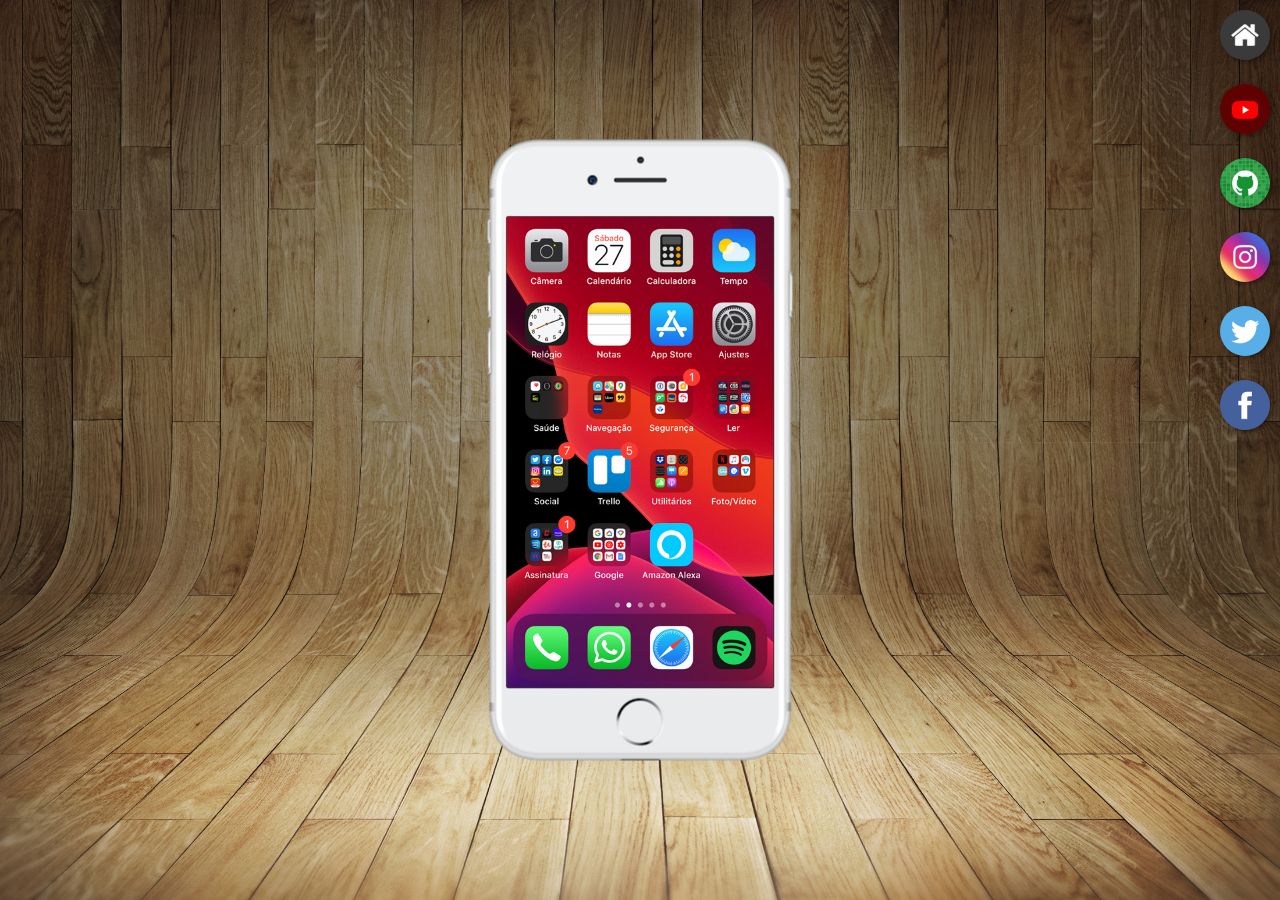
<file: index.html>
<!DOCTYPE html>
<html lang="pt-br">

<head>
    <meta charset="UTF-8">
    <meta http-equiv="X-UA-Compatible" content="IE=edge">
    <meta name="viewport" content="width=device-width, initial-scale=1.0">
    <link rel="shortcut icon" href="pacote-d013/favicon.ico" type="image/x-icon">
    <link rel="stylesheet" href="estilos/style.css">
    <title>Projetos Redes Sociais</title>
</head>

<body>
    <main>
        <section id="telefone">
            <iframe src="home.html" name="tela" id="tela" frameborder="0">
                Seu navegador não é compatível com isso.
            </iframe>
        </section>
        <section id="redes-sociais">
            <a href="home.html" target="tela"><img src="pacote-d013/imagens/logo-home.jpg" alt="Home"></a><br>
            <a href="youtube.html" target="tela"><img src="pacote-d013/imagens/logo-youtube.jpg" alt="Youtube"></a><br>
            <a href="github.html" target="tela"><img src="pacote-d013/imagens/logo-github.jpg" alt="GitHub"></a><br>
            <a href="instagram.html" target="tela"><img src="pacote-d013/imagens/logo-instagram.jpg"
                    alt="Instagram"></a><br>
            <a href="twitter.html" target="tela"><img src="pacote-d013/imagens/logo-twitter.jpg" alt="Twitter"></a><br>
            <a href="facebook.html" target="tela"><img src="pacote-d013/imagens/logo-facebook.jpg"
                    alt="Facebook"></a><br>
        </section>
    </main>
</body>

</html>
</file>
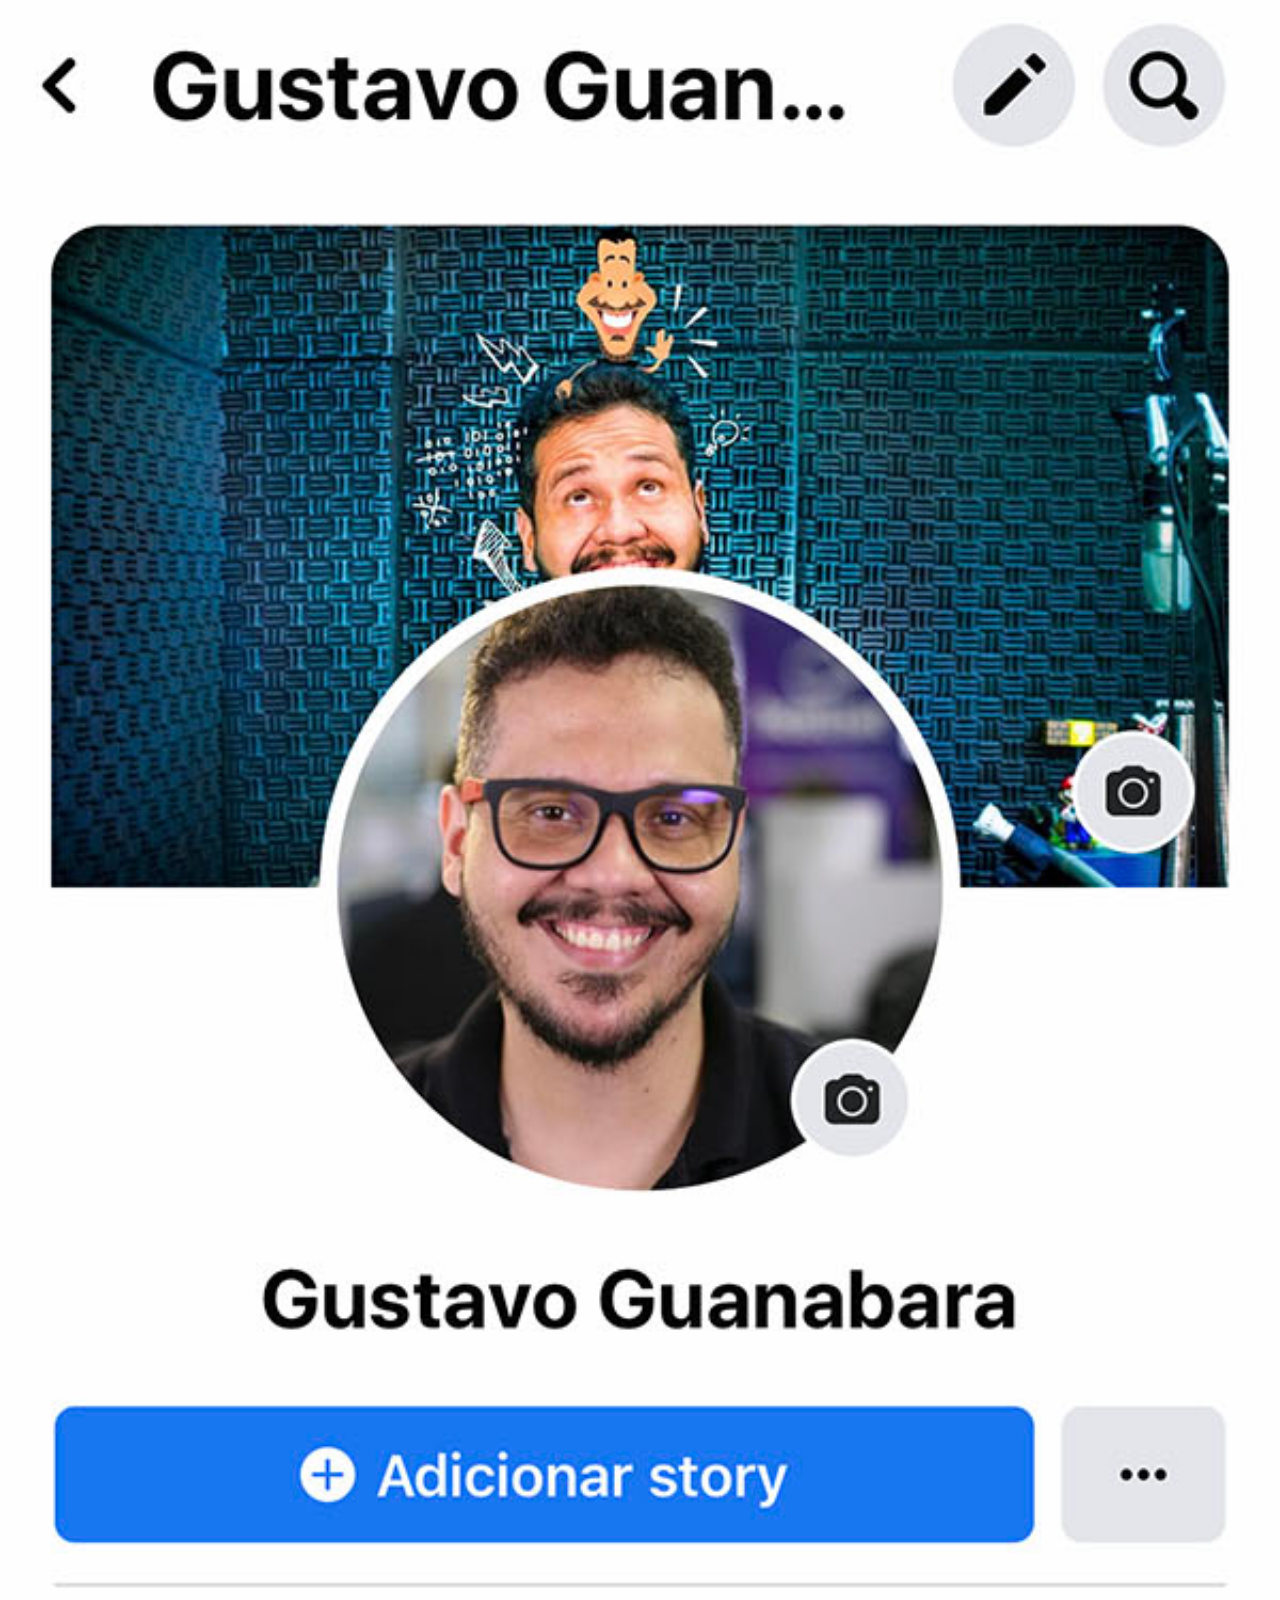
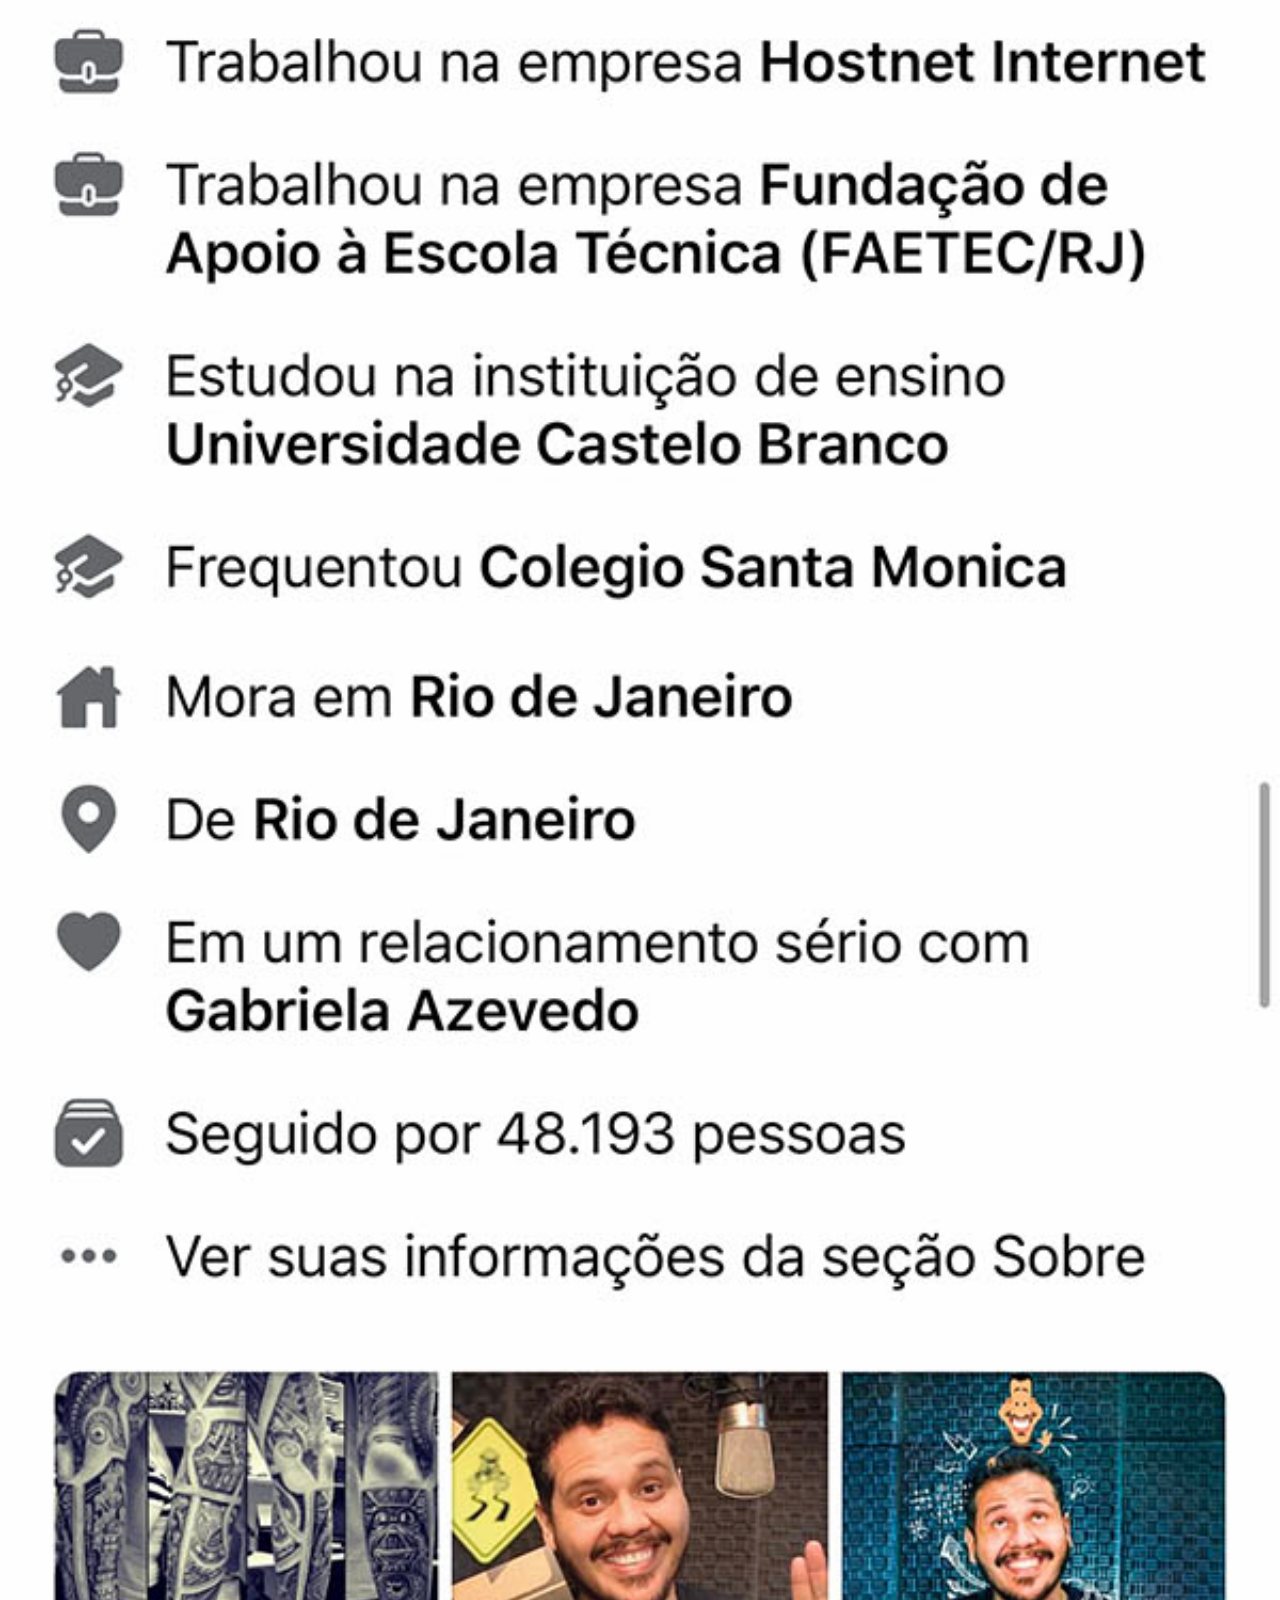
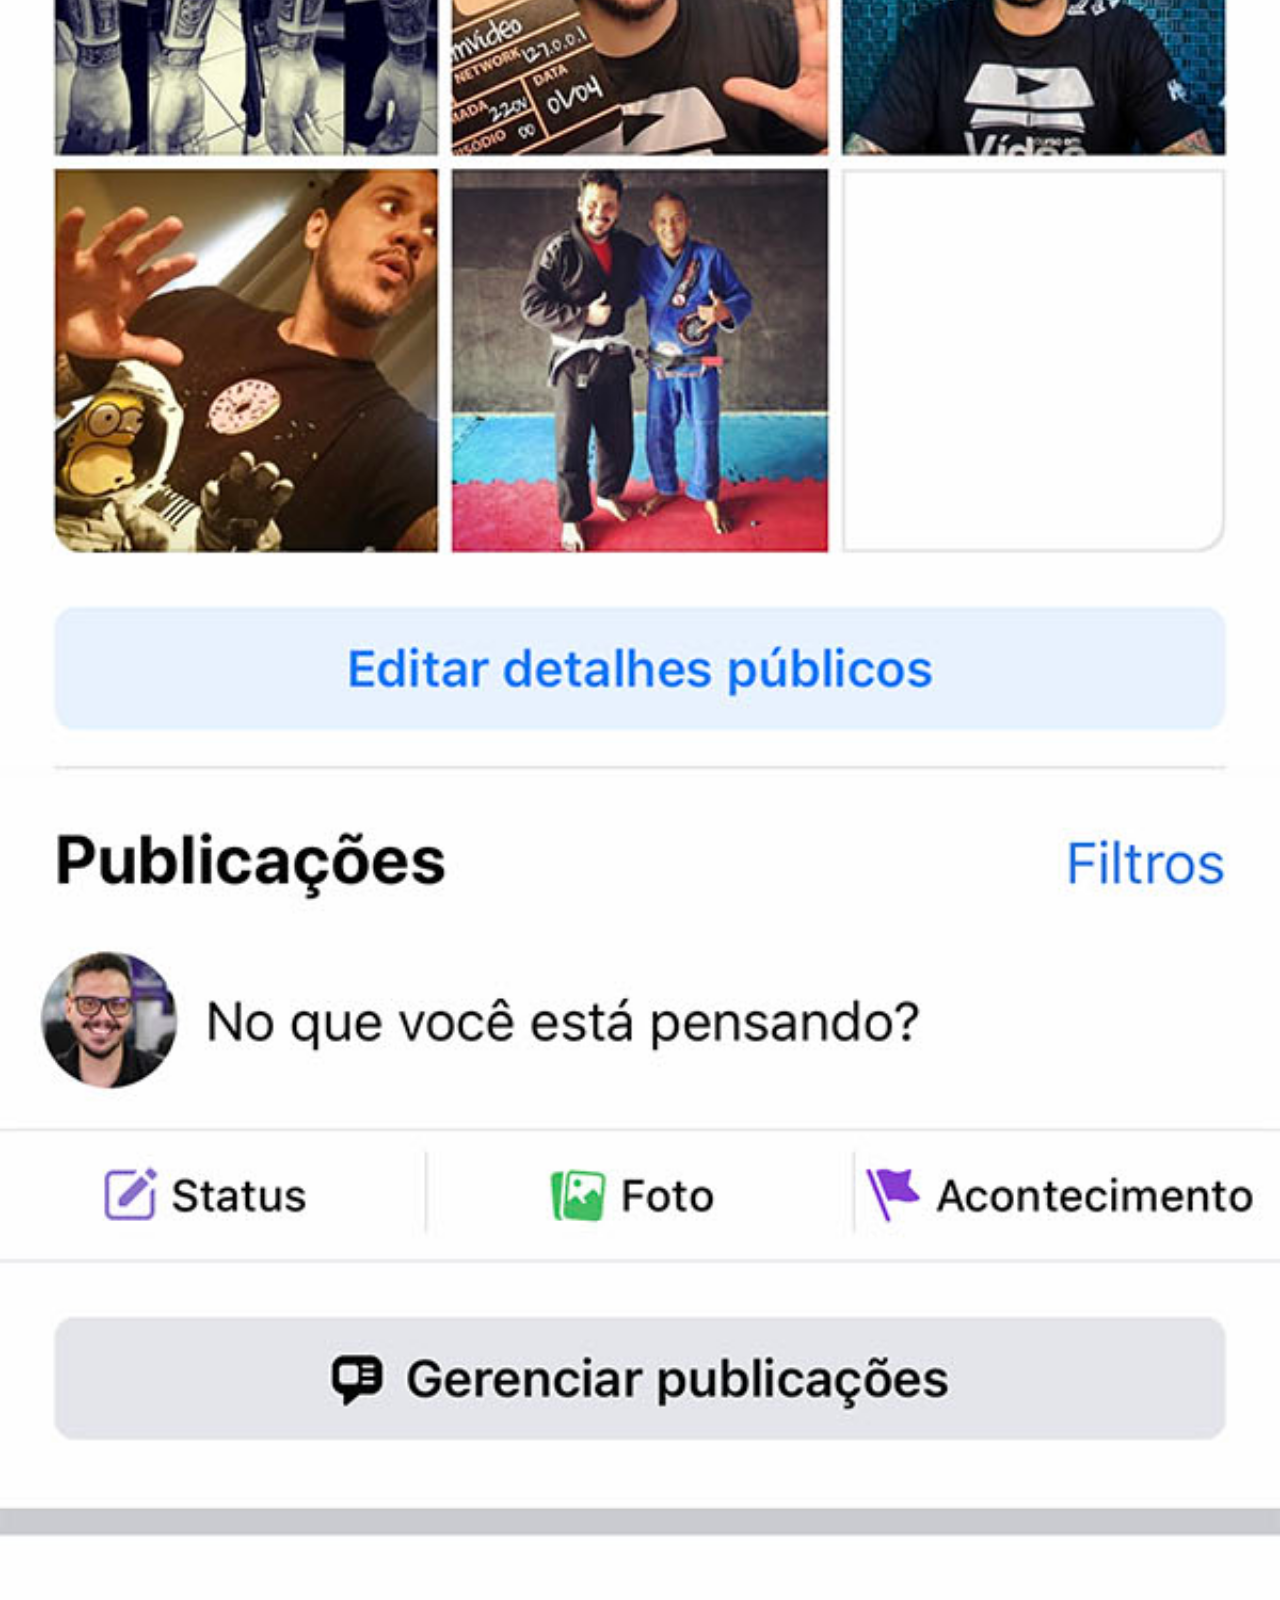
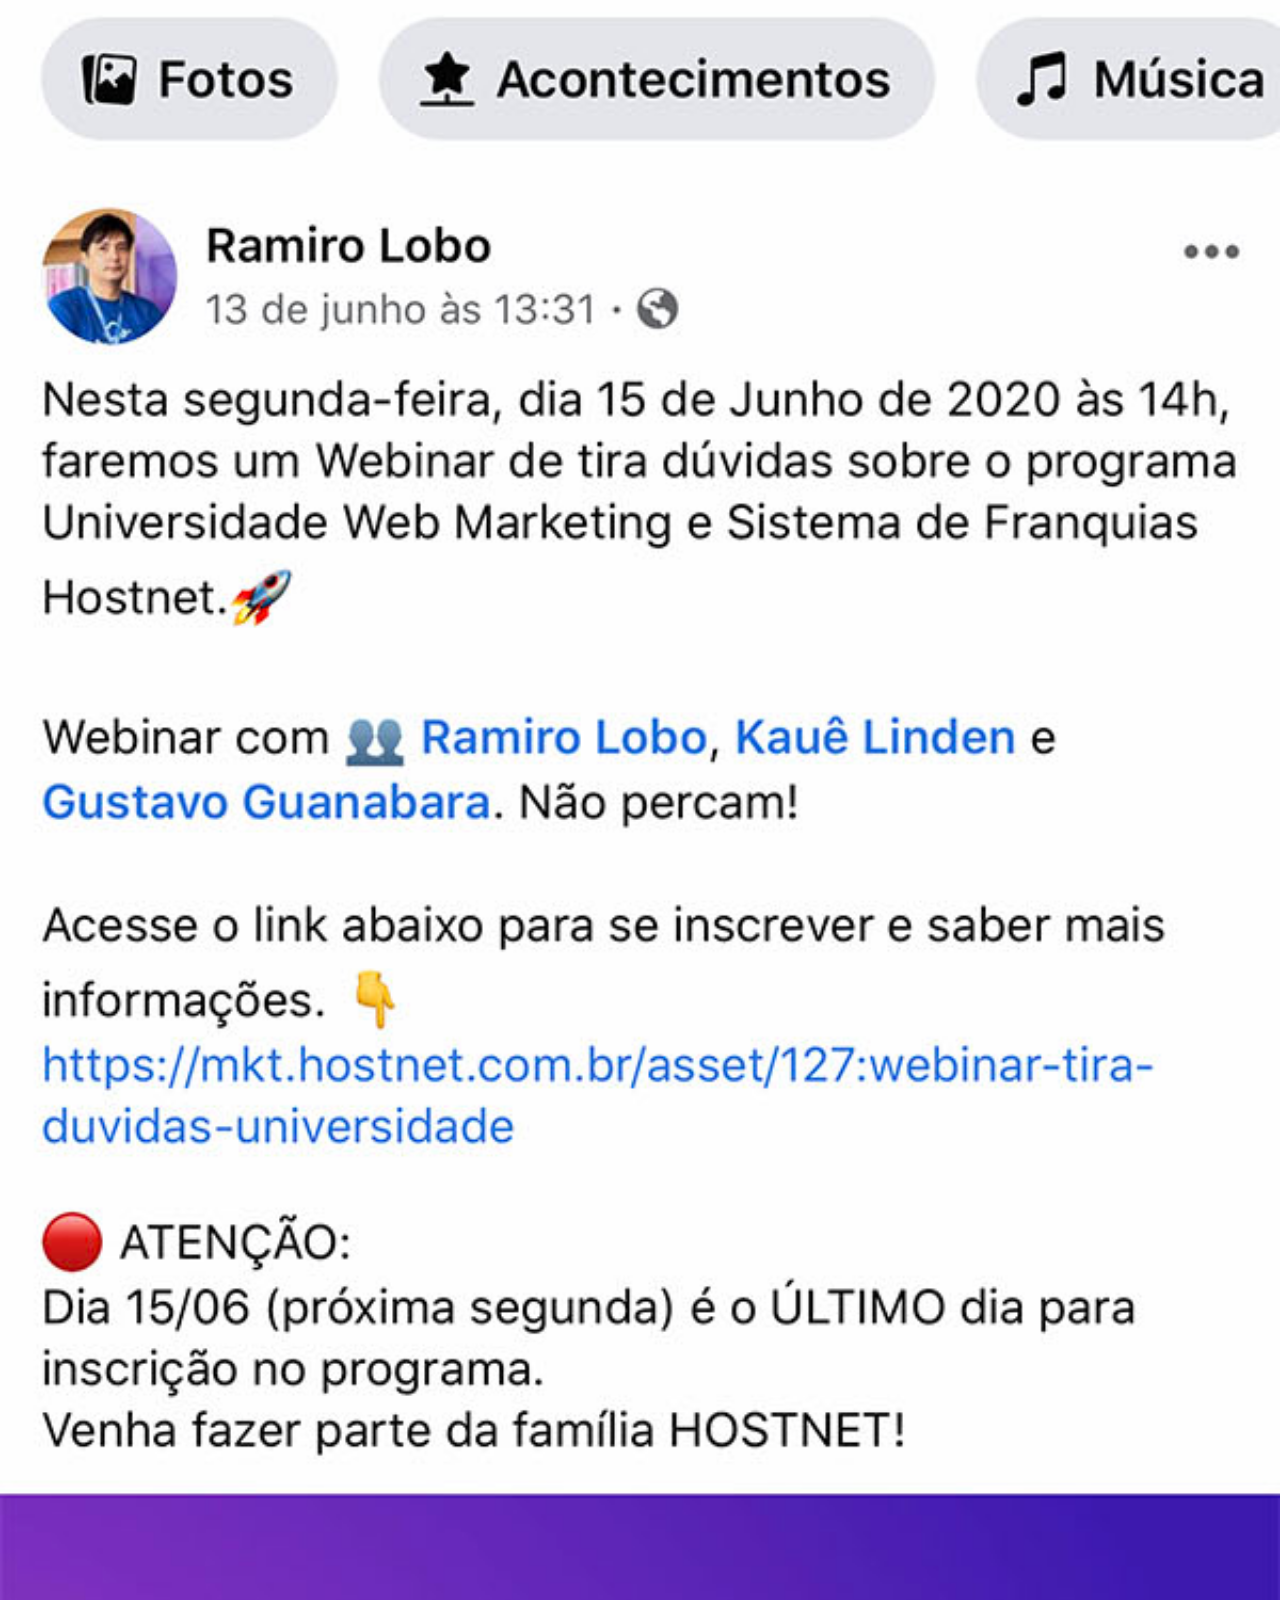
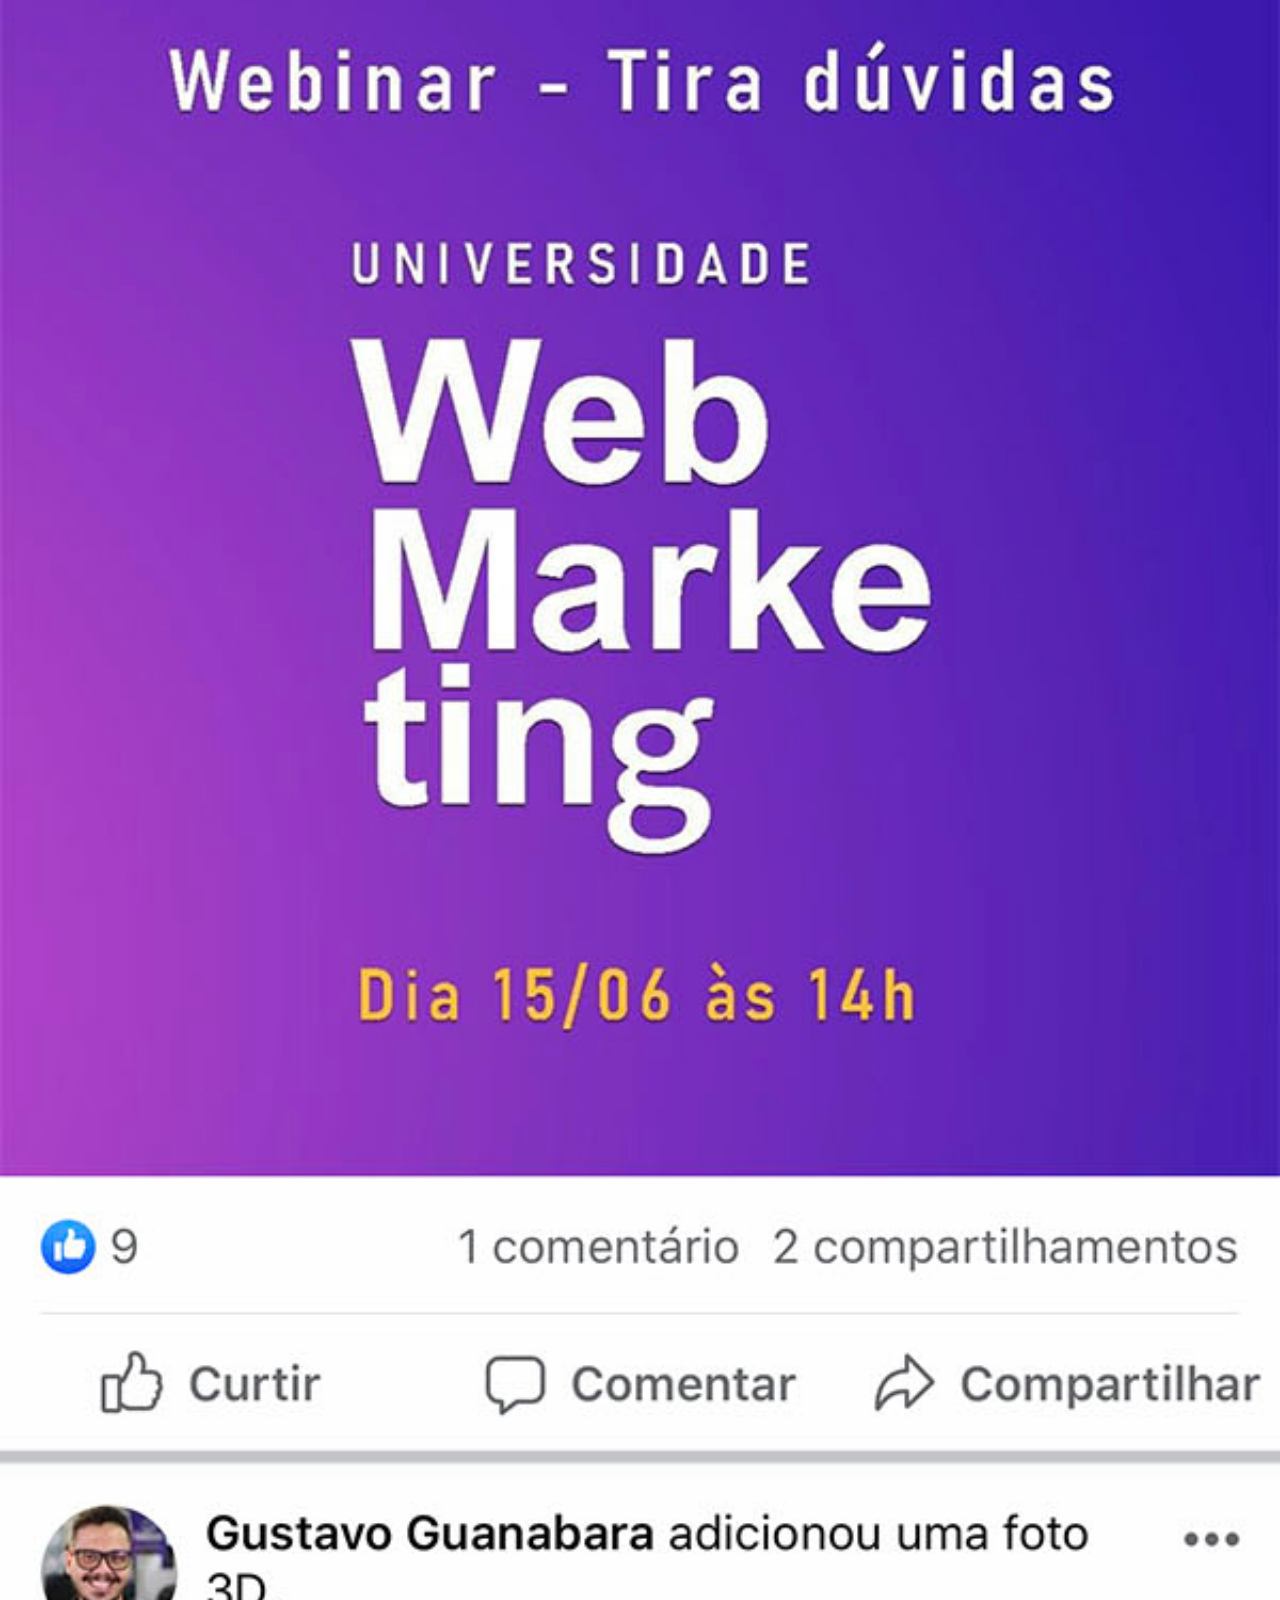
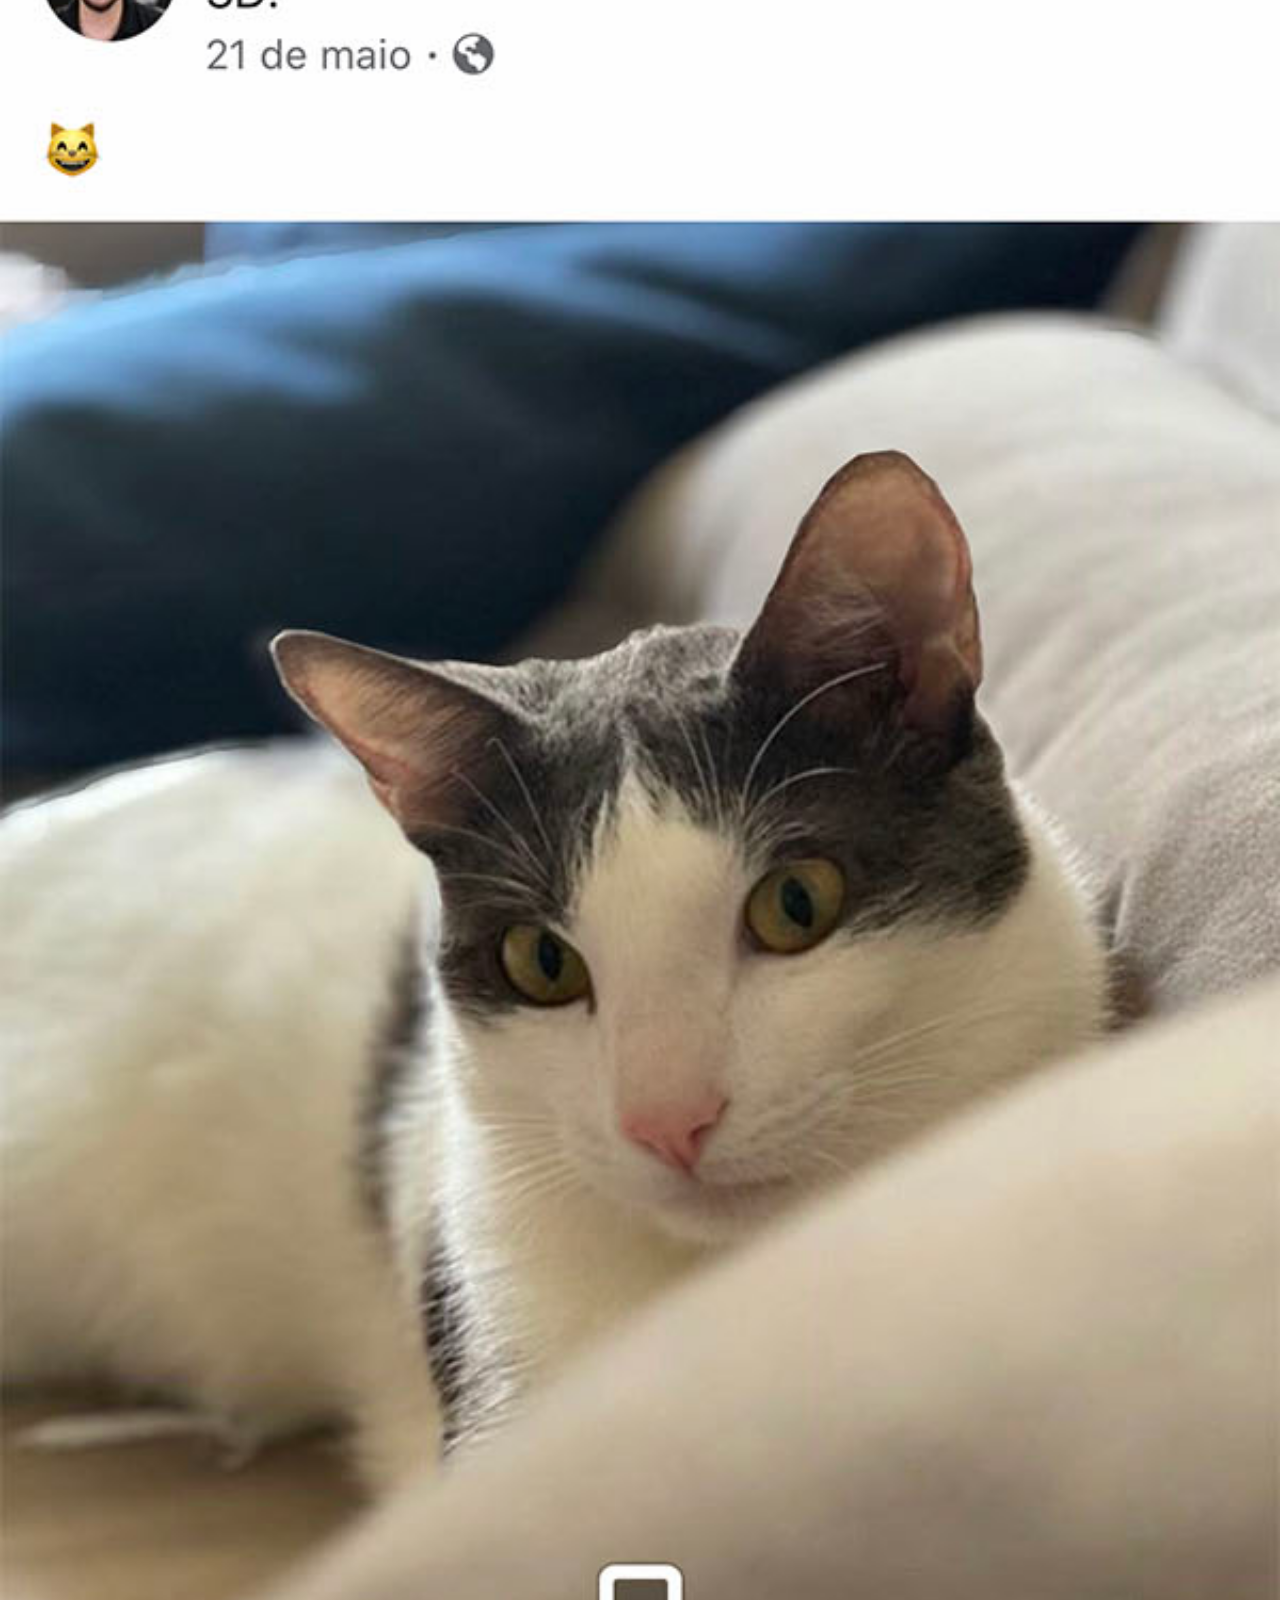
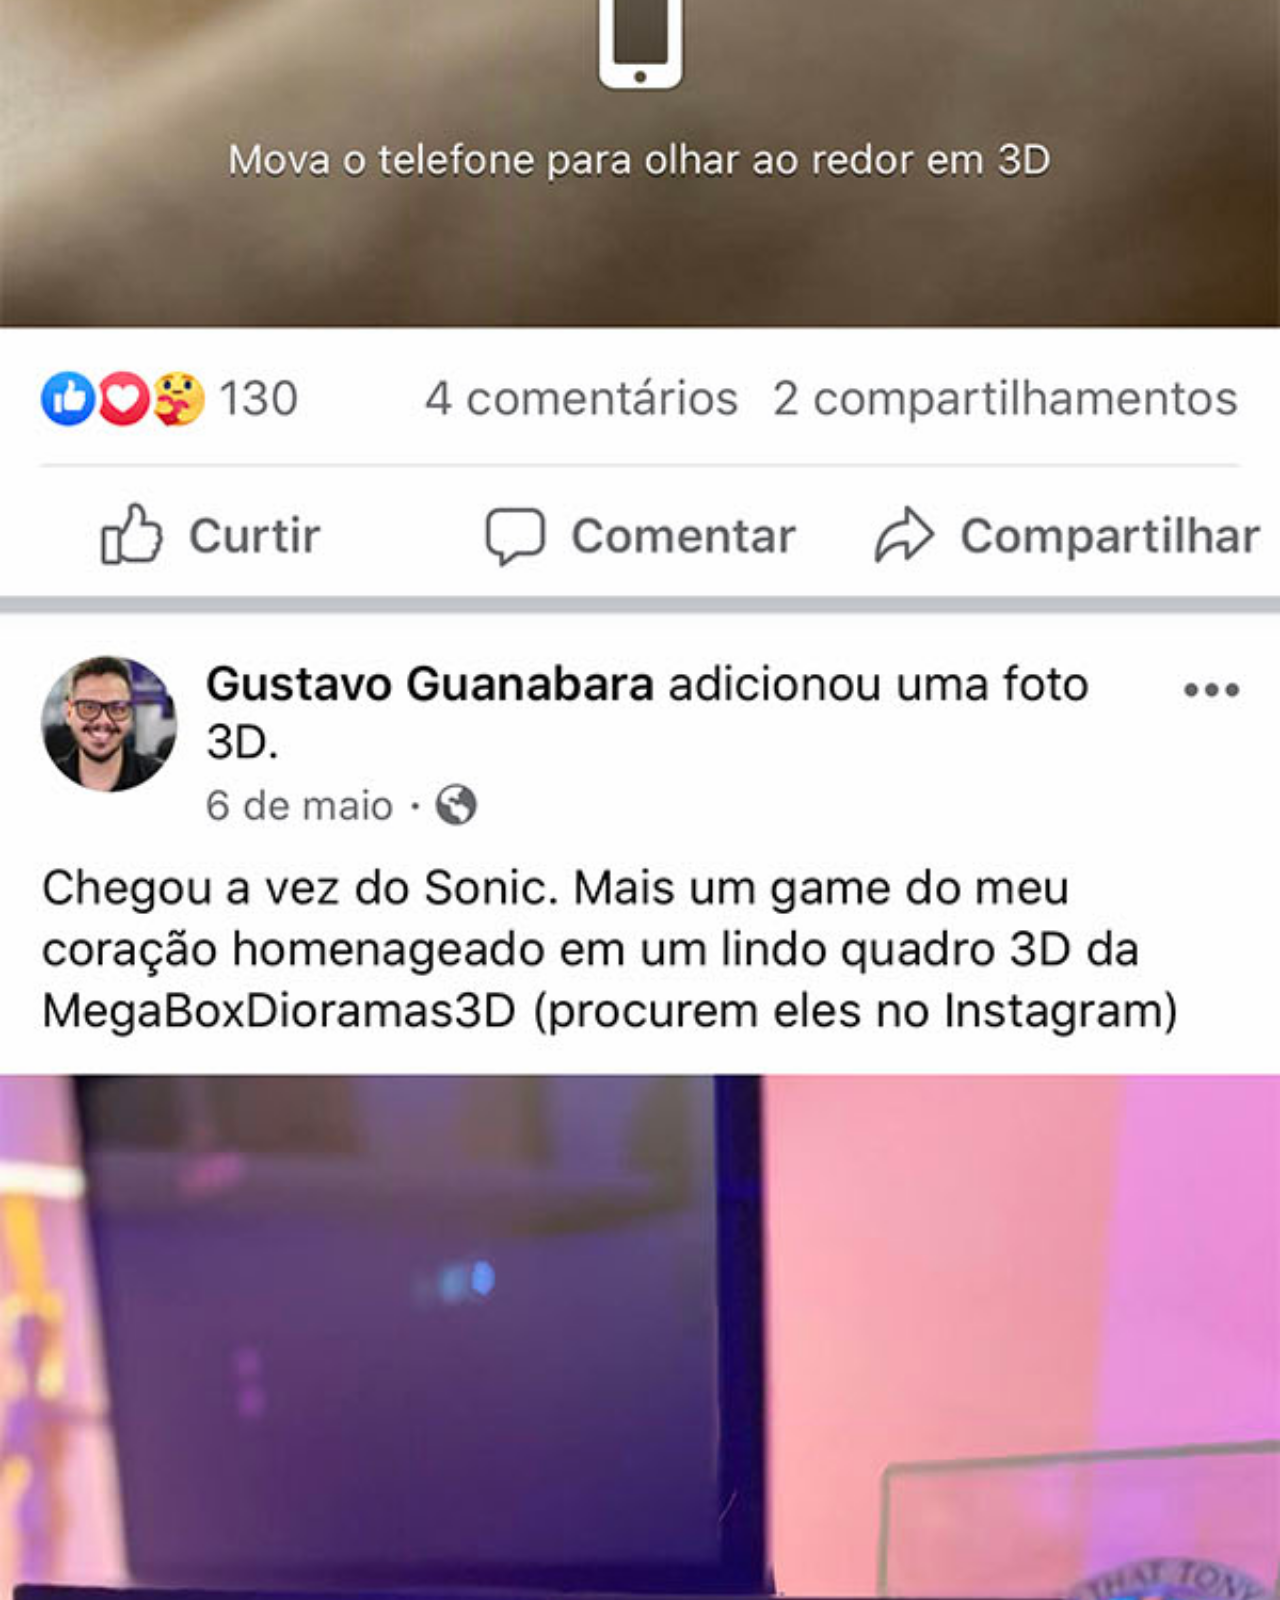
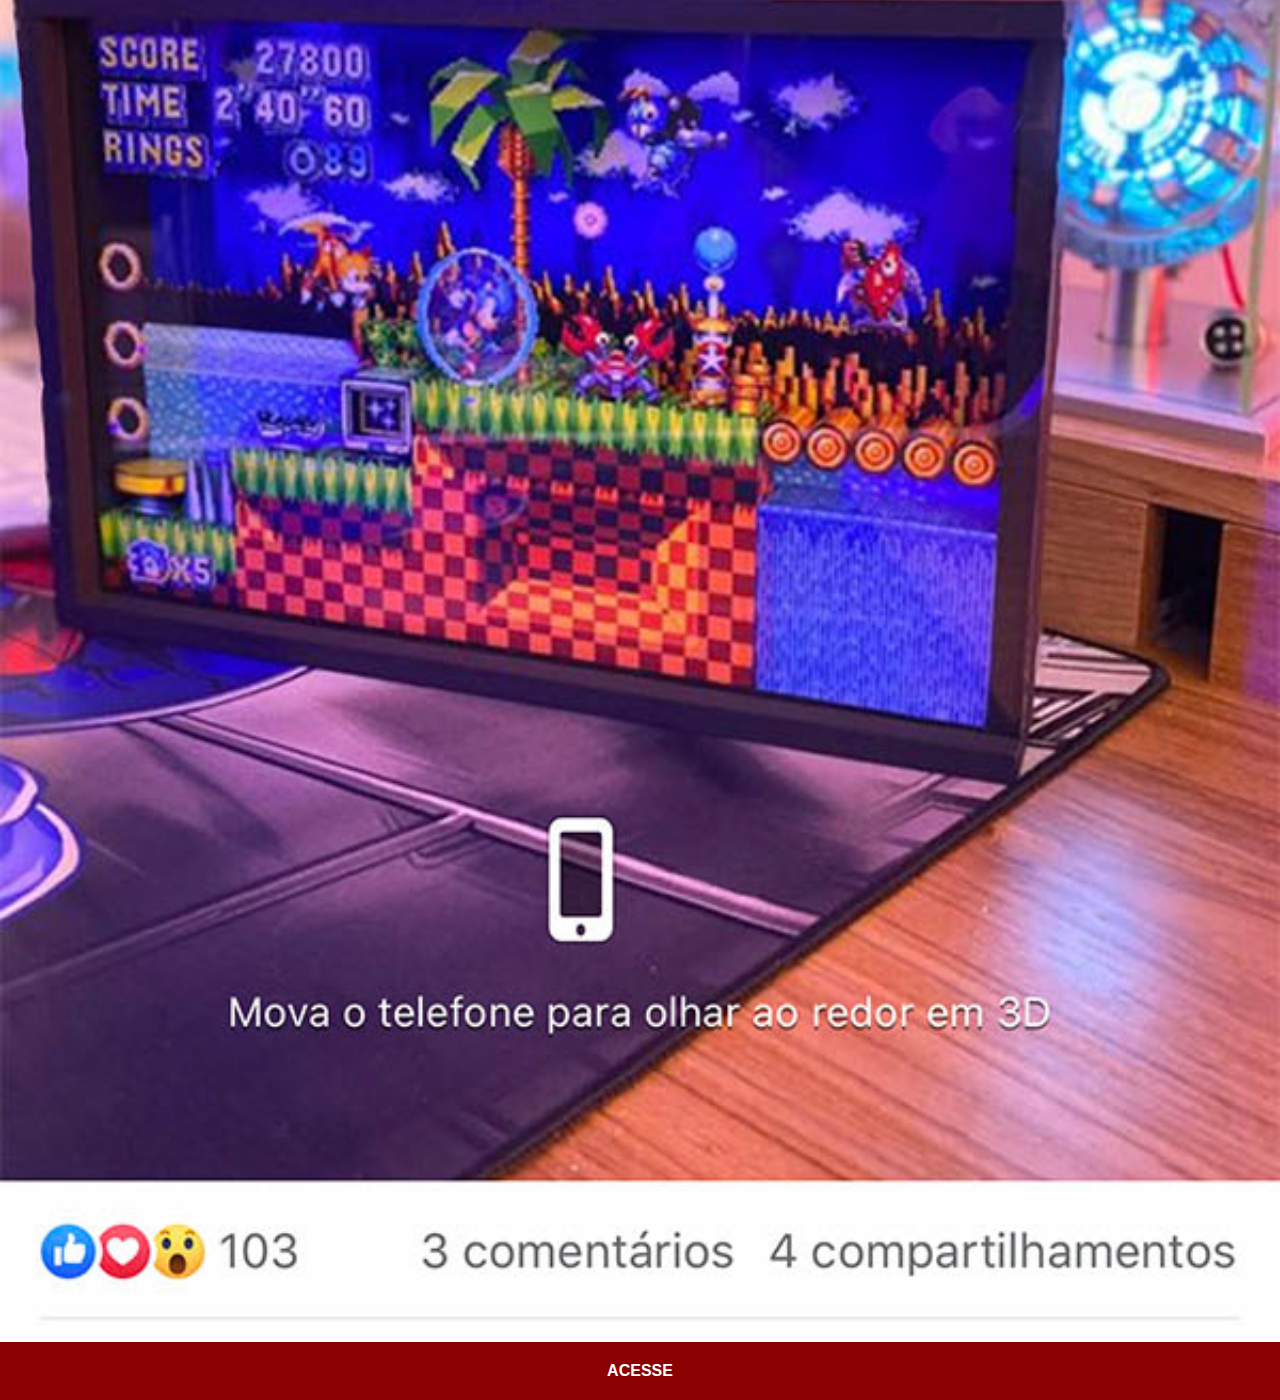
<file: facebook.html>
<!DOCTYPE html>
<html lang="pt-br">
<head>
    <meta charset="UTF-8">
    <meta http-equiv="X-UA-Compatible" content="IE=edge">
    <meta name="viewport" content="width=device-width, initial-scale=1.0">
    <title>Facebook</title>
    <link rel="stylesheet" href="estilos/social.css">
</head>
<body>
    <img src="pacote-d013/imagens/tela-facebook.jpg" target="_blank" alt="Facebook">
    <a href="https://www.facebook.com/gabrielrodrigues.cardoso.7/" target="_blank">ACESSE</a>
</body>
</html>
</file>
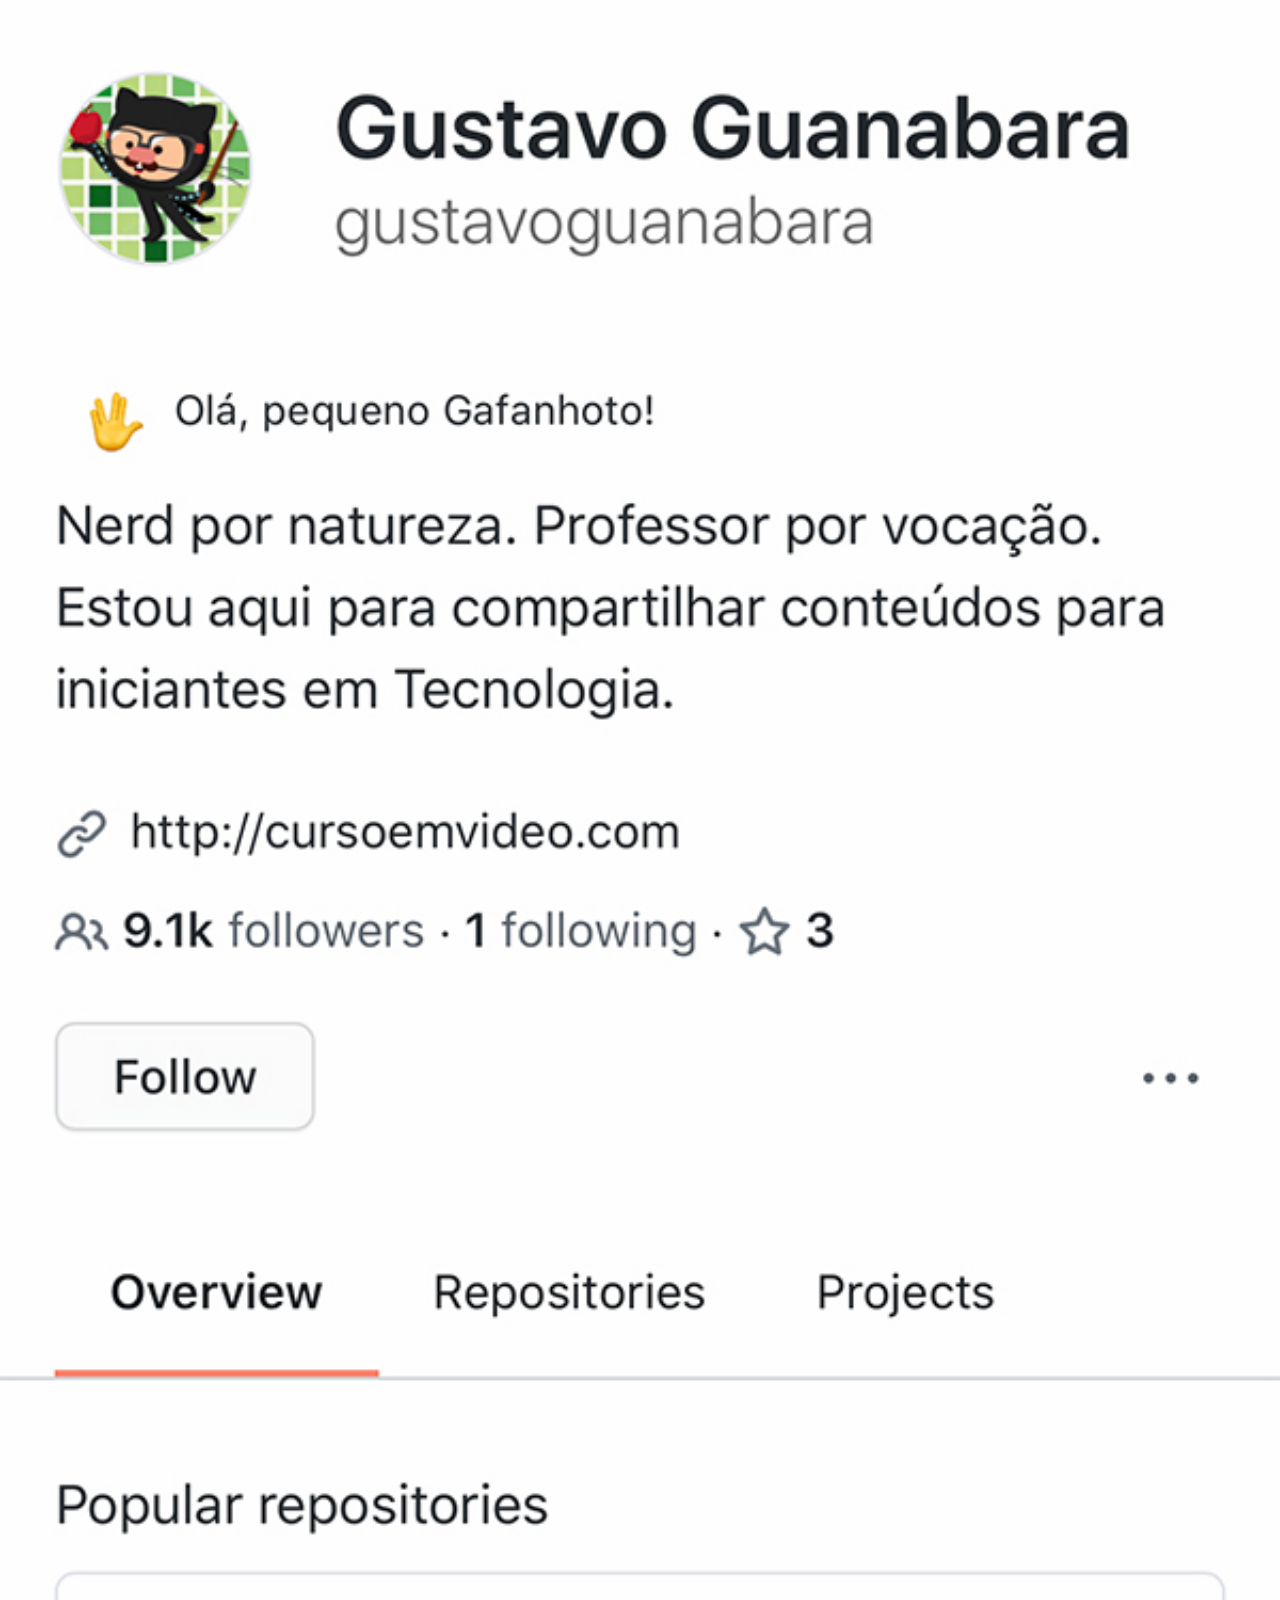
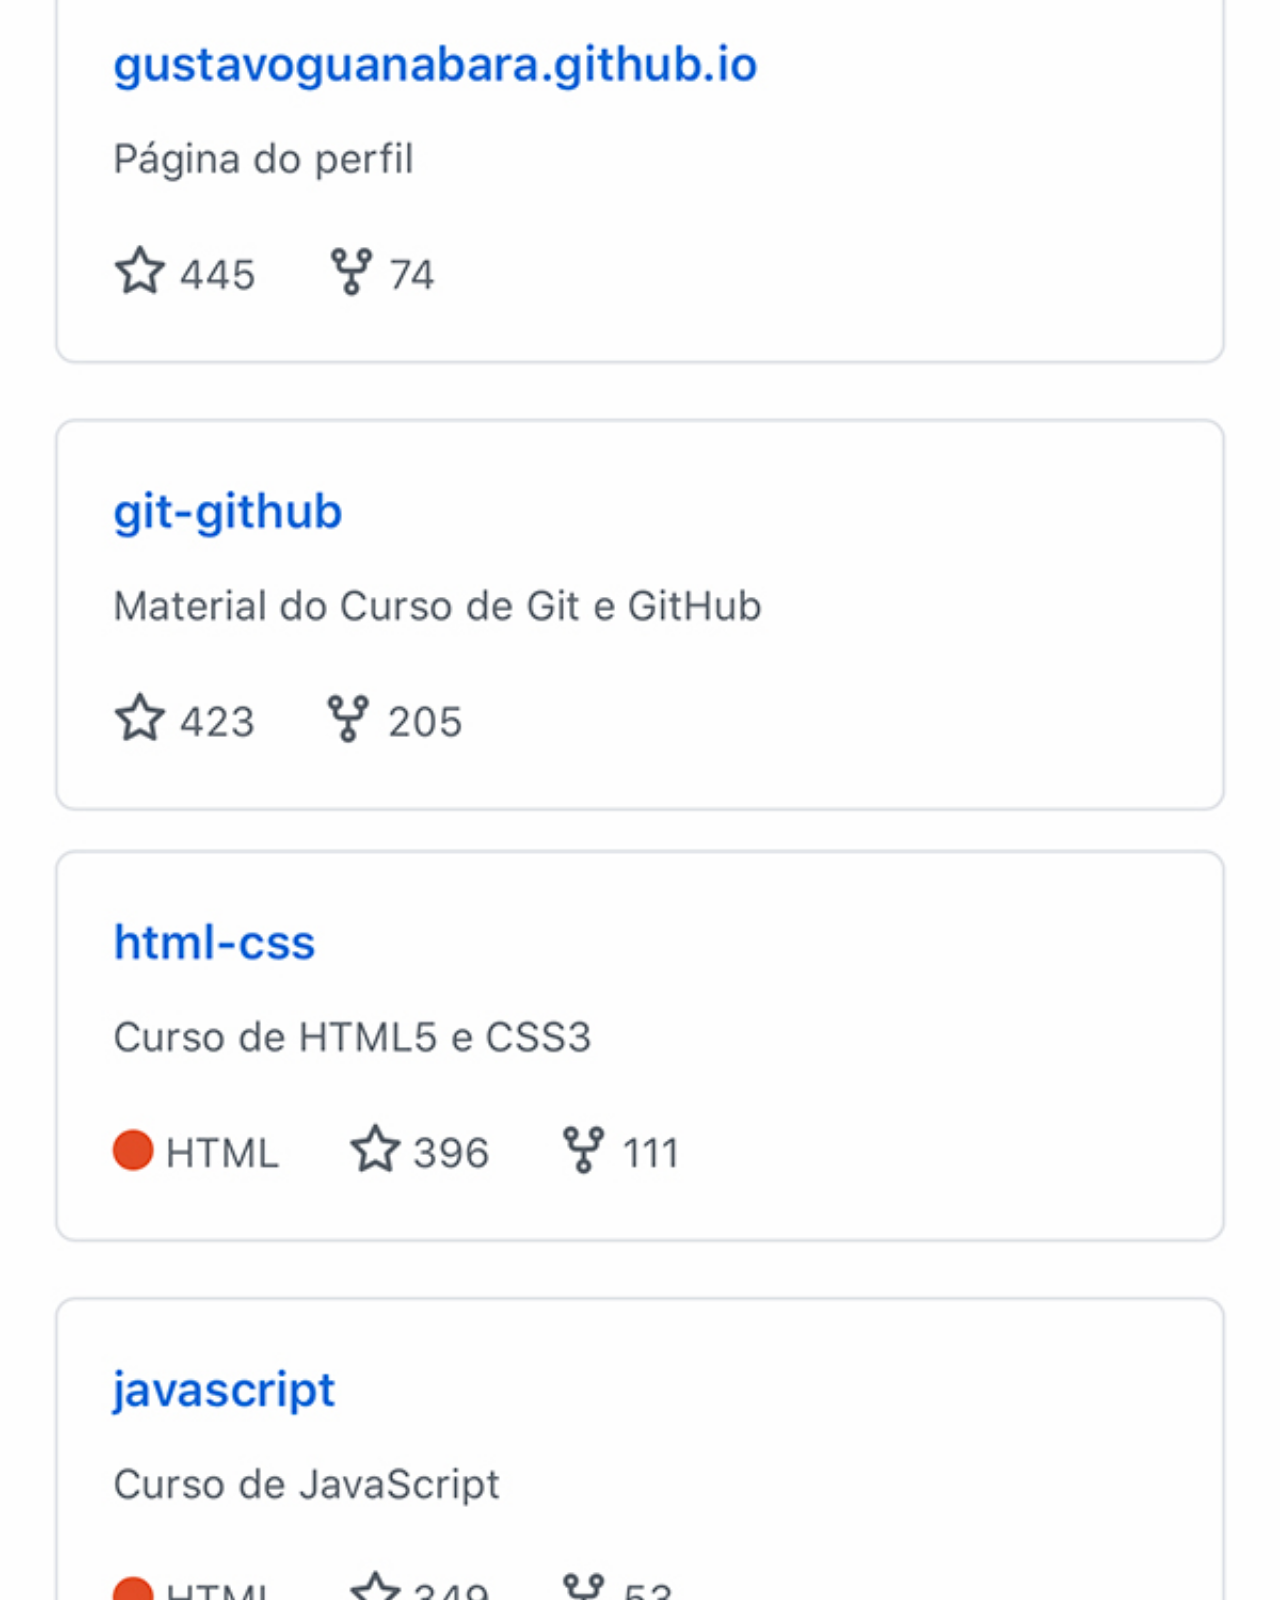
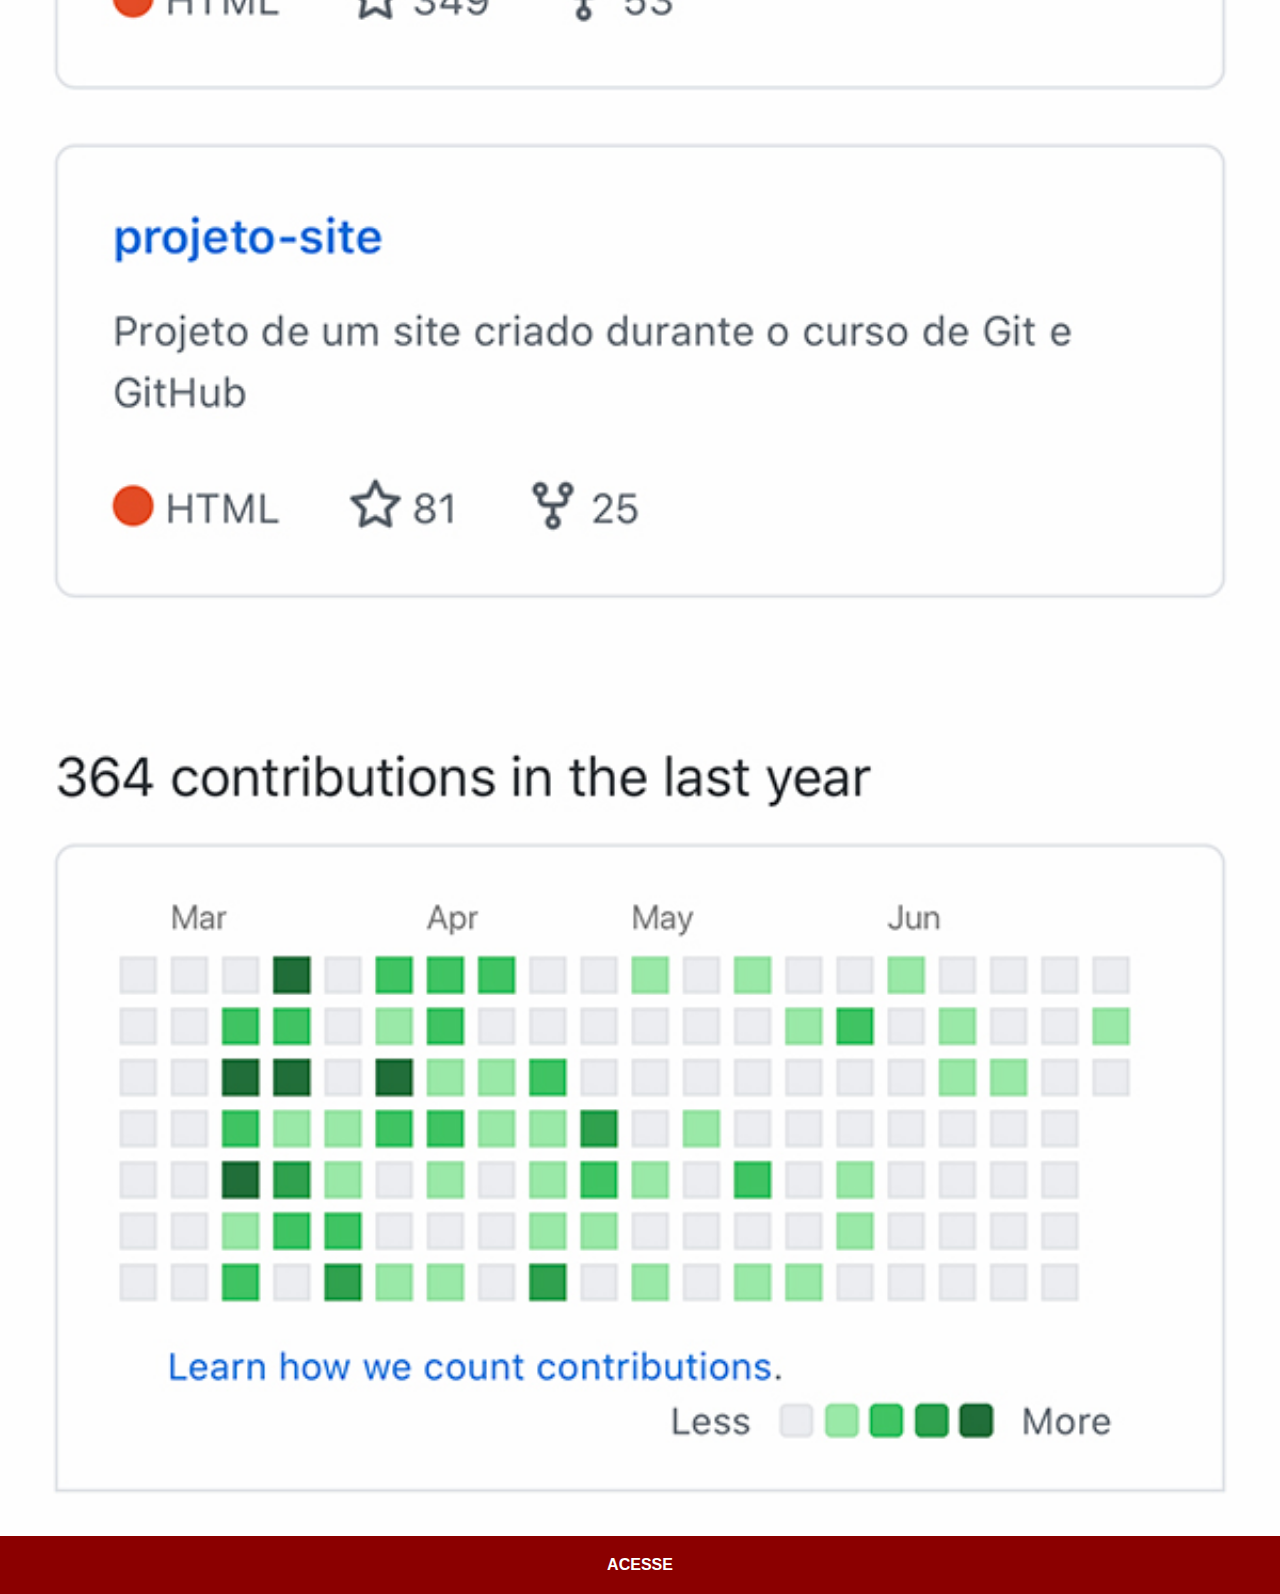
<file: github.html>
<!DOCTYPE html>
<html lang="pt-br">
<head>
    <meta charset="UTF-8">
    <meta http-equiv="X-UA-Compatible" content="IE=edge">
    <meta name="viewport" content="width=device-width, initial-scale=1.0">
    <title>GitHub</title>
    <link rel="stylesheet" href="estilos/social.css">
</head>
<body>
    <img src="pacote-d013/imagens/tela-github.jpg" alt="GitHub">
    <a href="https://github.com/GabrielRCardoso" target="_blank">ACESSE</a>
</body>
</html>
</file>
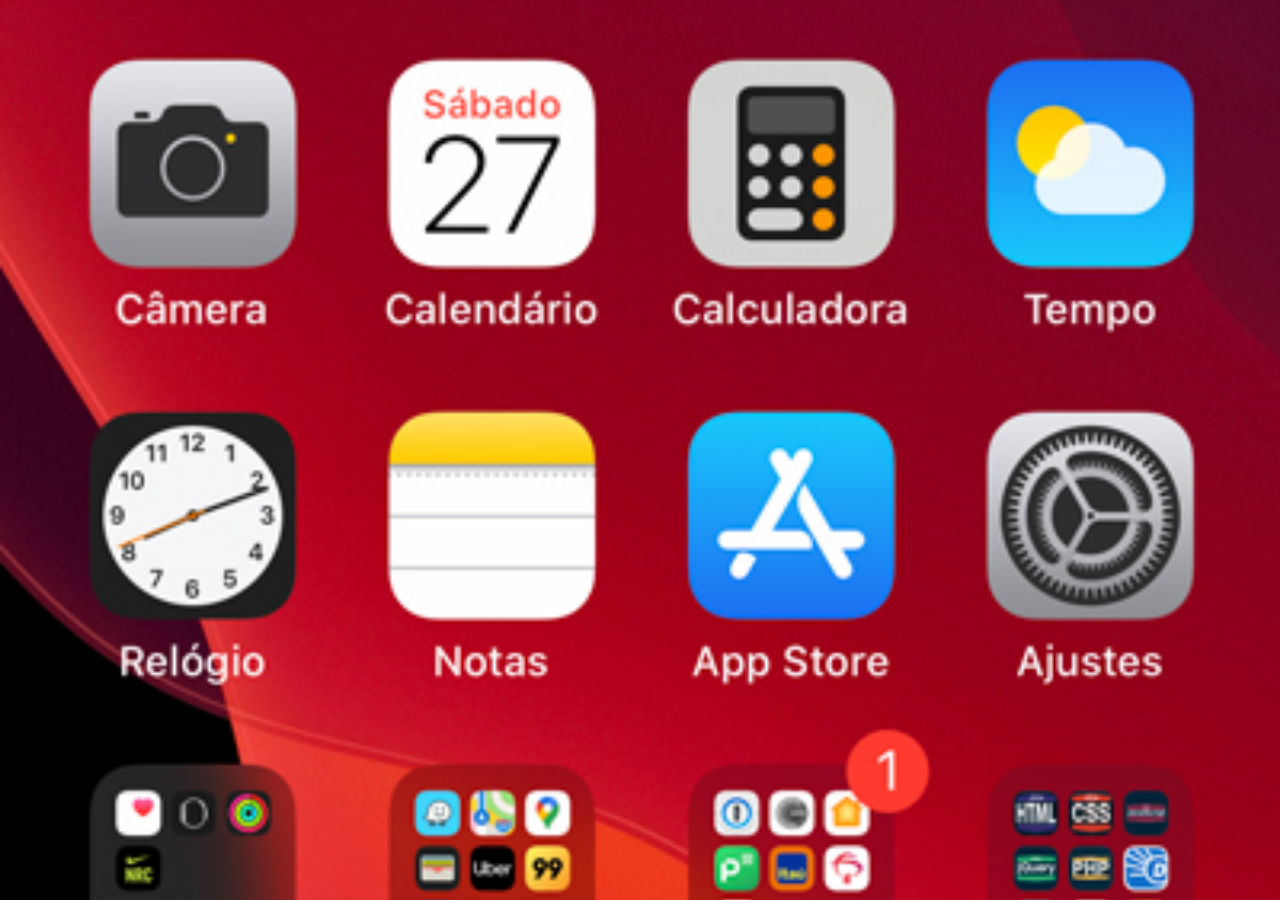
<file: home.html>
<!DOCTYPE html>
<html lang="pt-br">
<head>
    <meta charset="UTF-8">
    <meta http-equiv="X-UA-Compatible" content="IE=edge">
    <meta name="viewport" content="width=device-width, initial-scale=1.0">
    <title>Home</title>
    <style>
        * {
            margin: 0px;
            padding: 0px;
        }

        body {
            width: 100vw;
            height: 100vh;
            background: black url('pacote-d013/imagens/tela-home.jpg') no-repeat top center;
            background-size: cover;
        }
    </style>
</head>
<body>
    
</body>
</html>
</file>
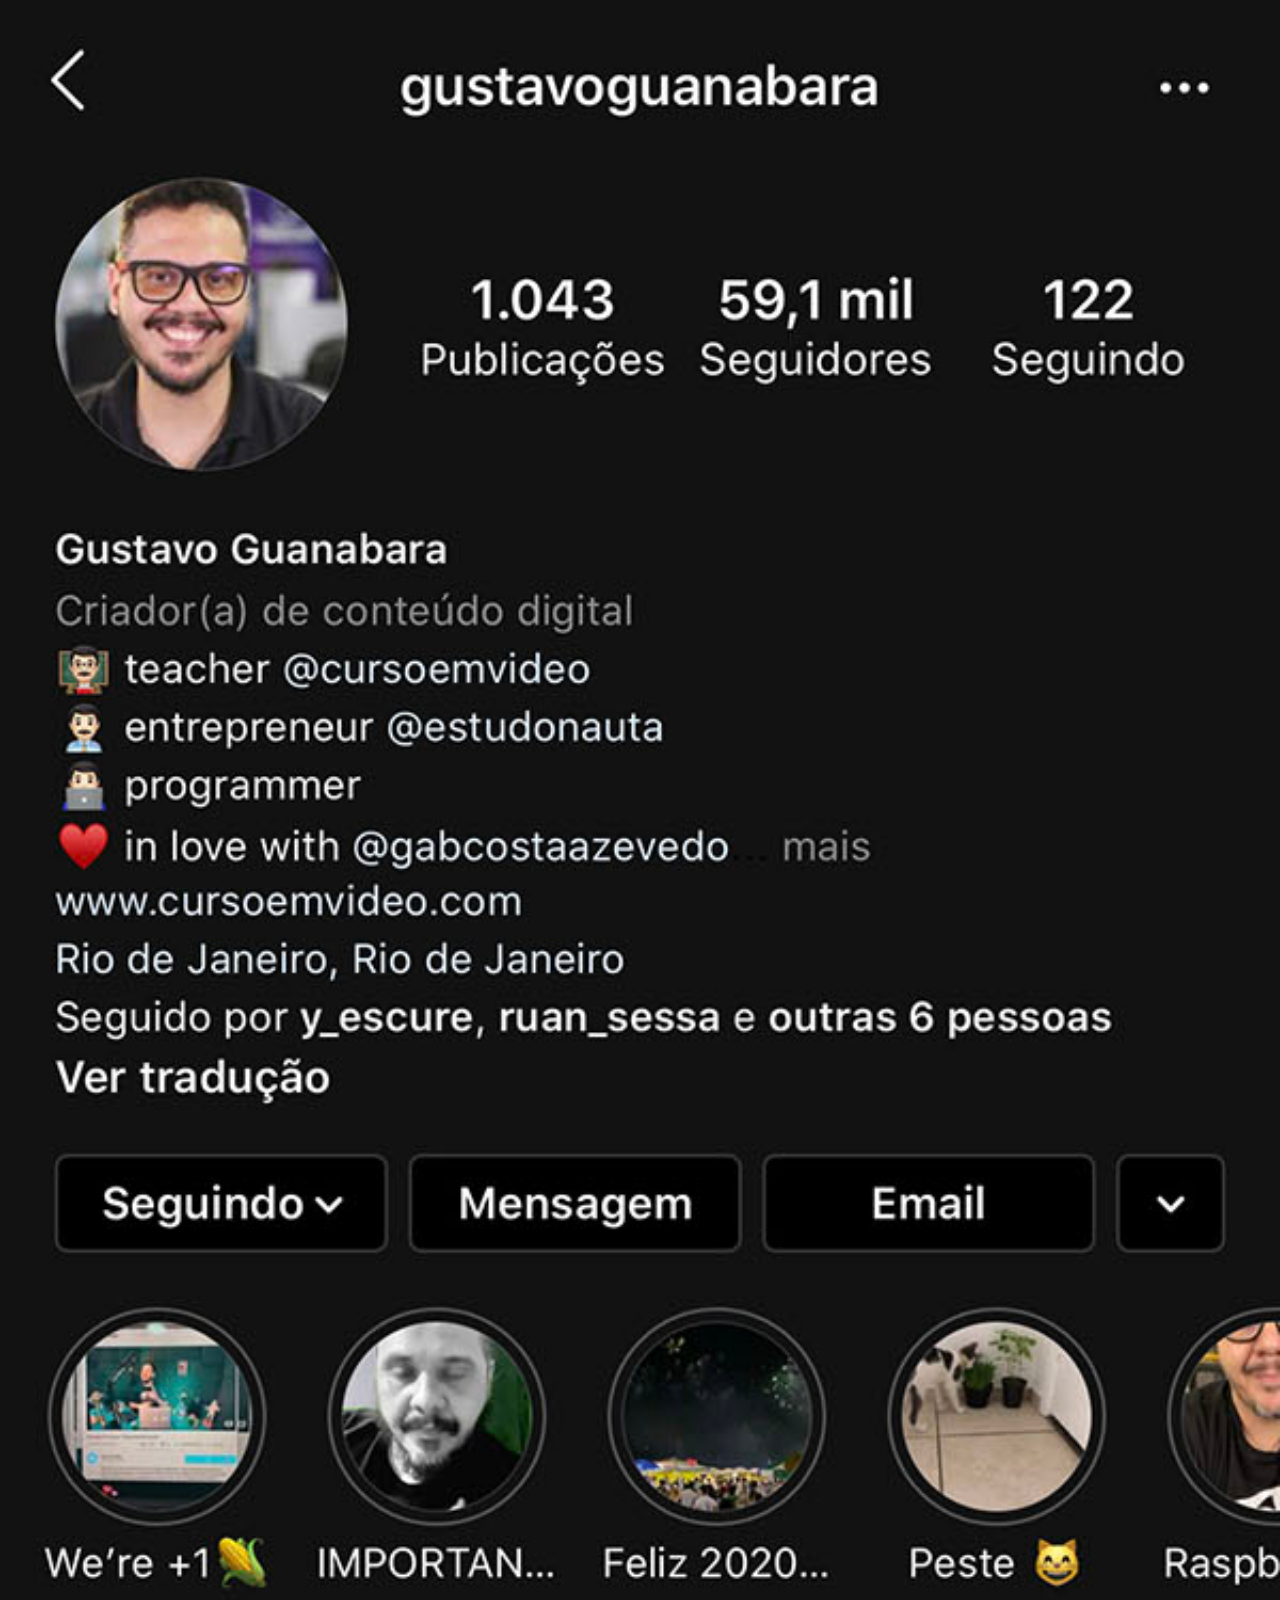
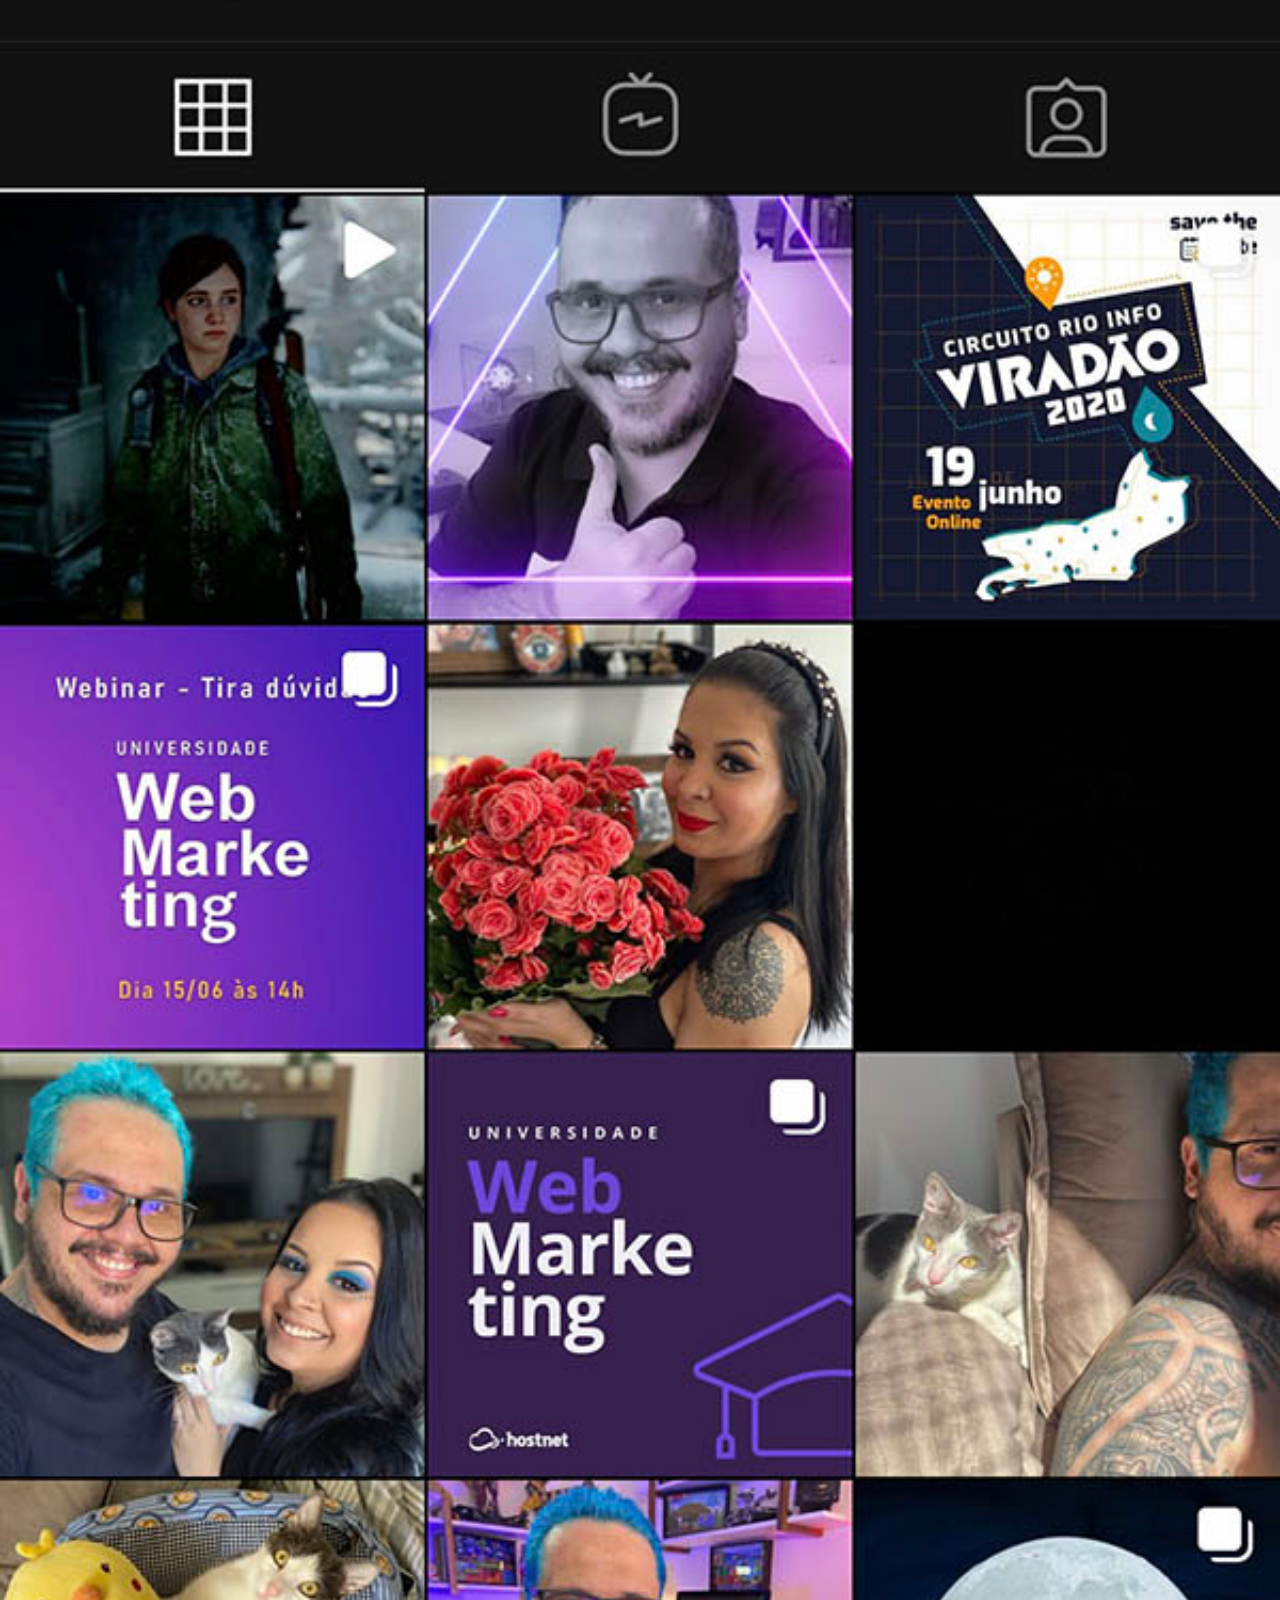
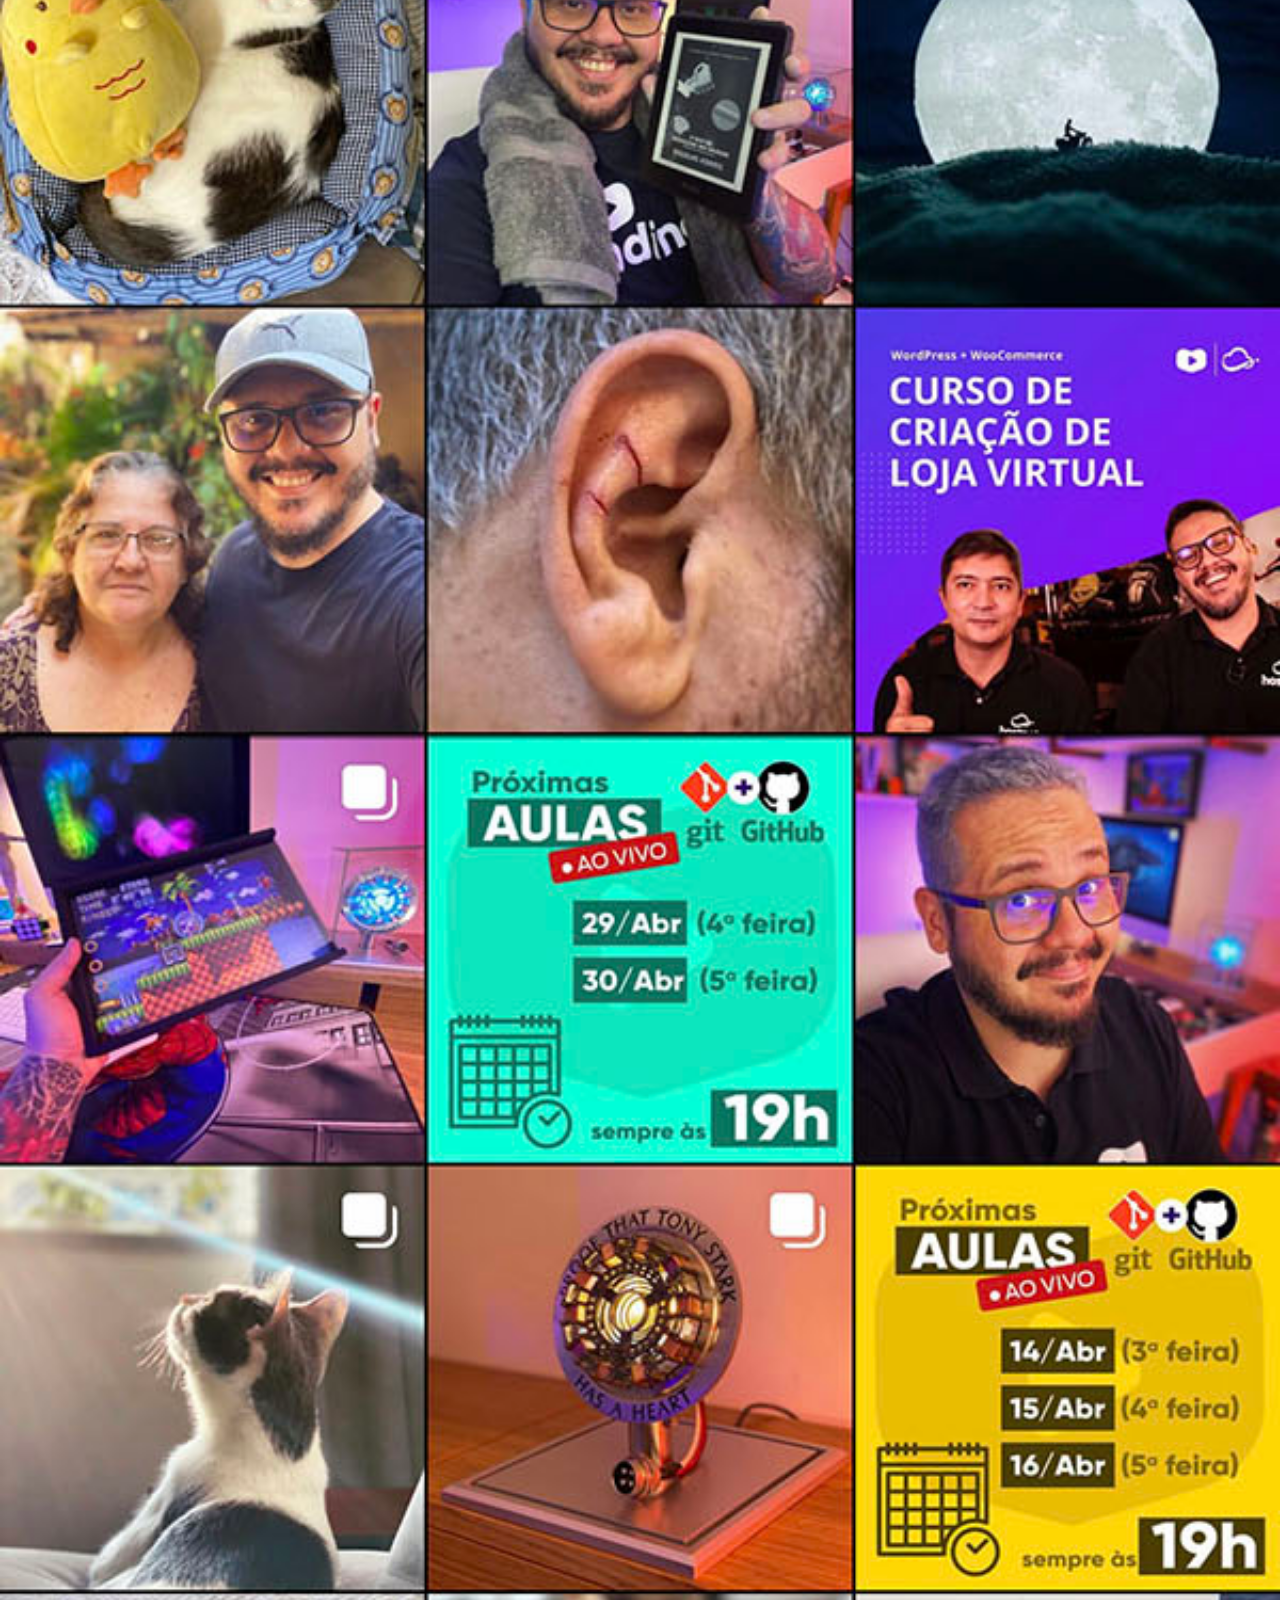
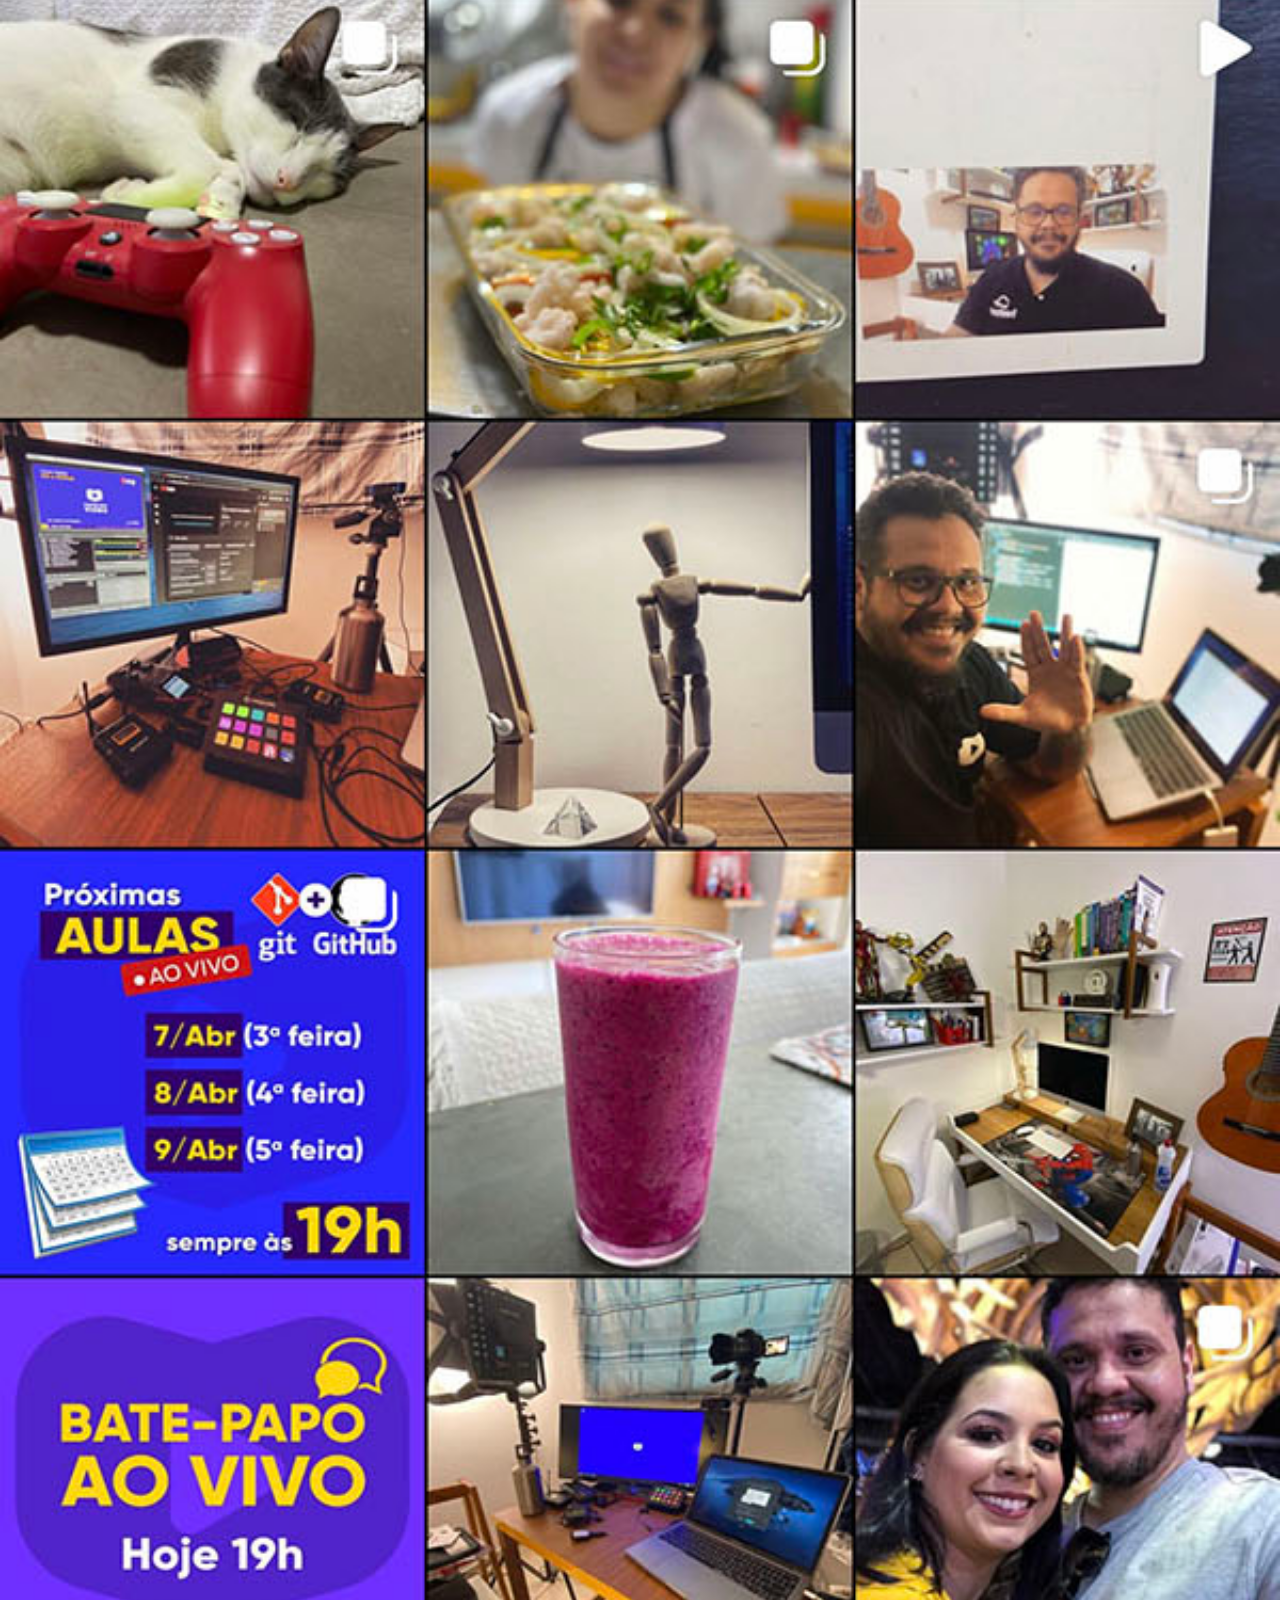
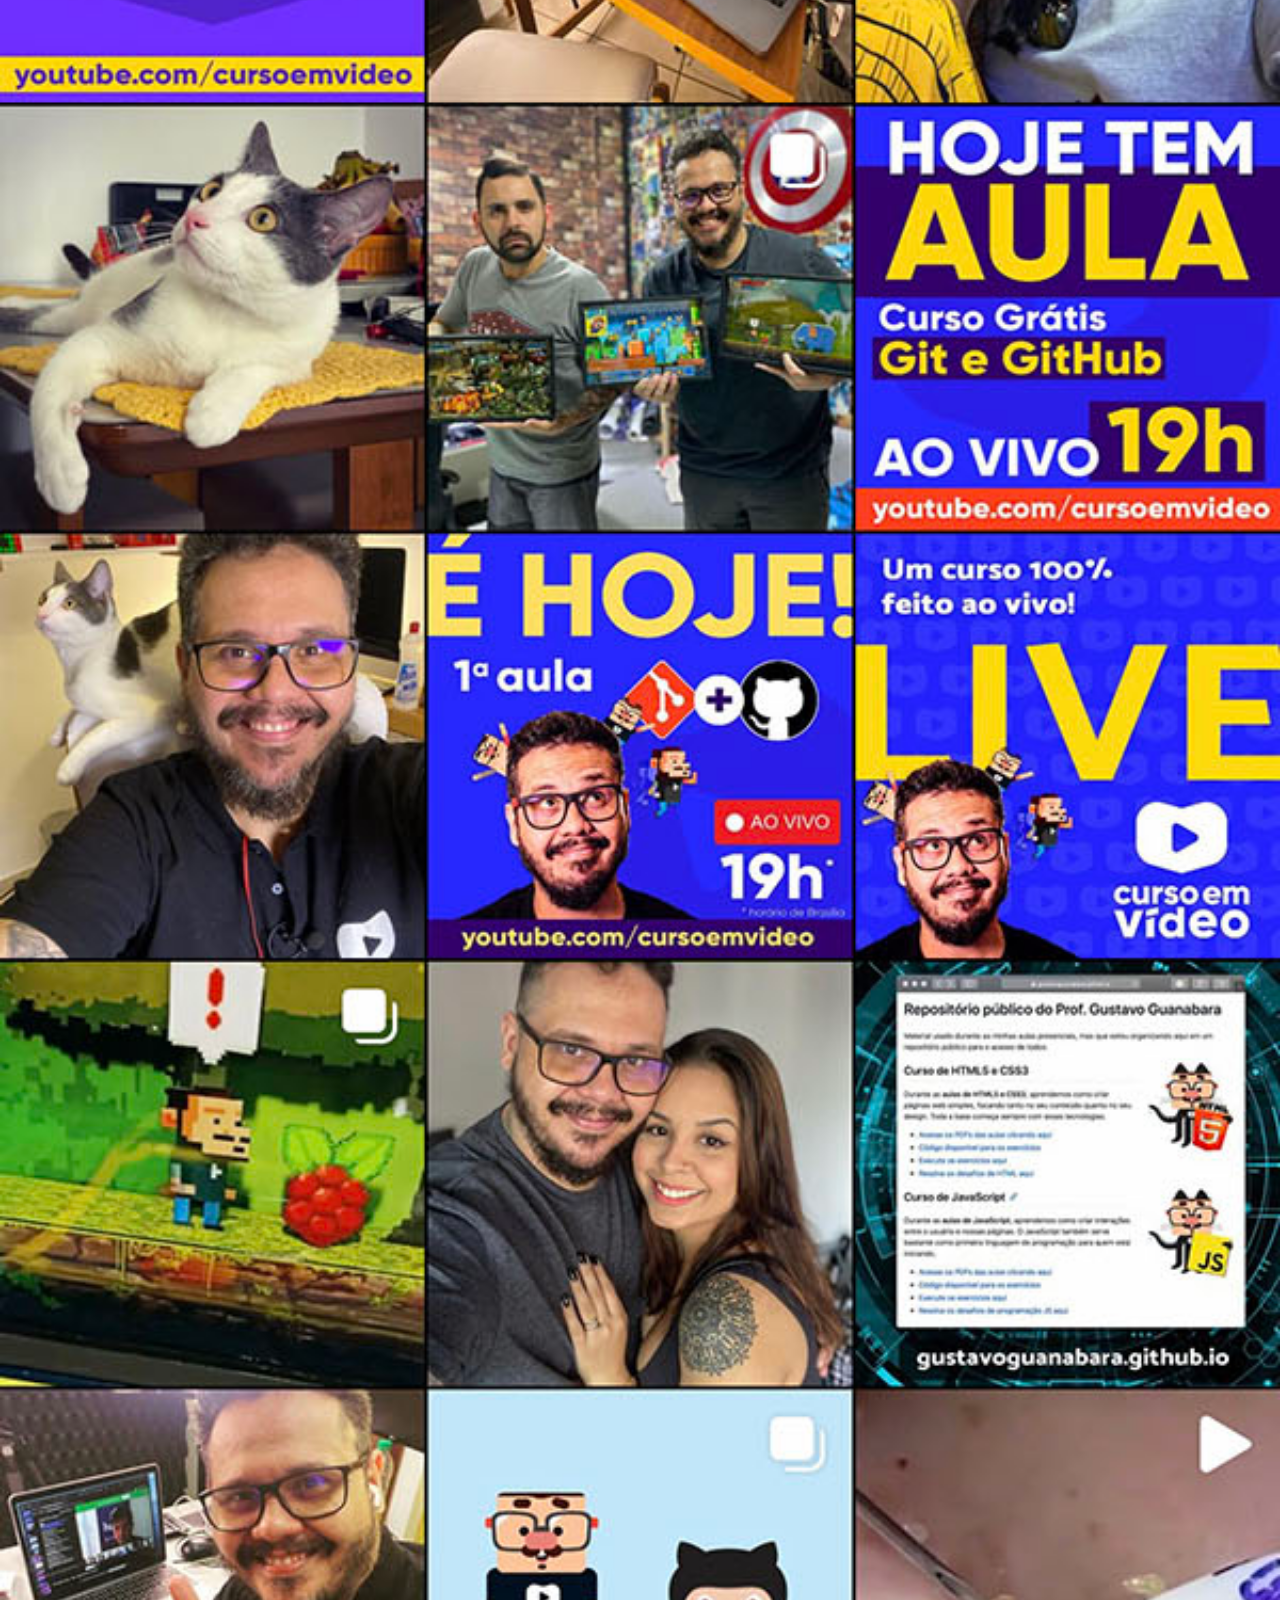
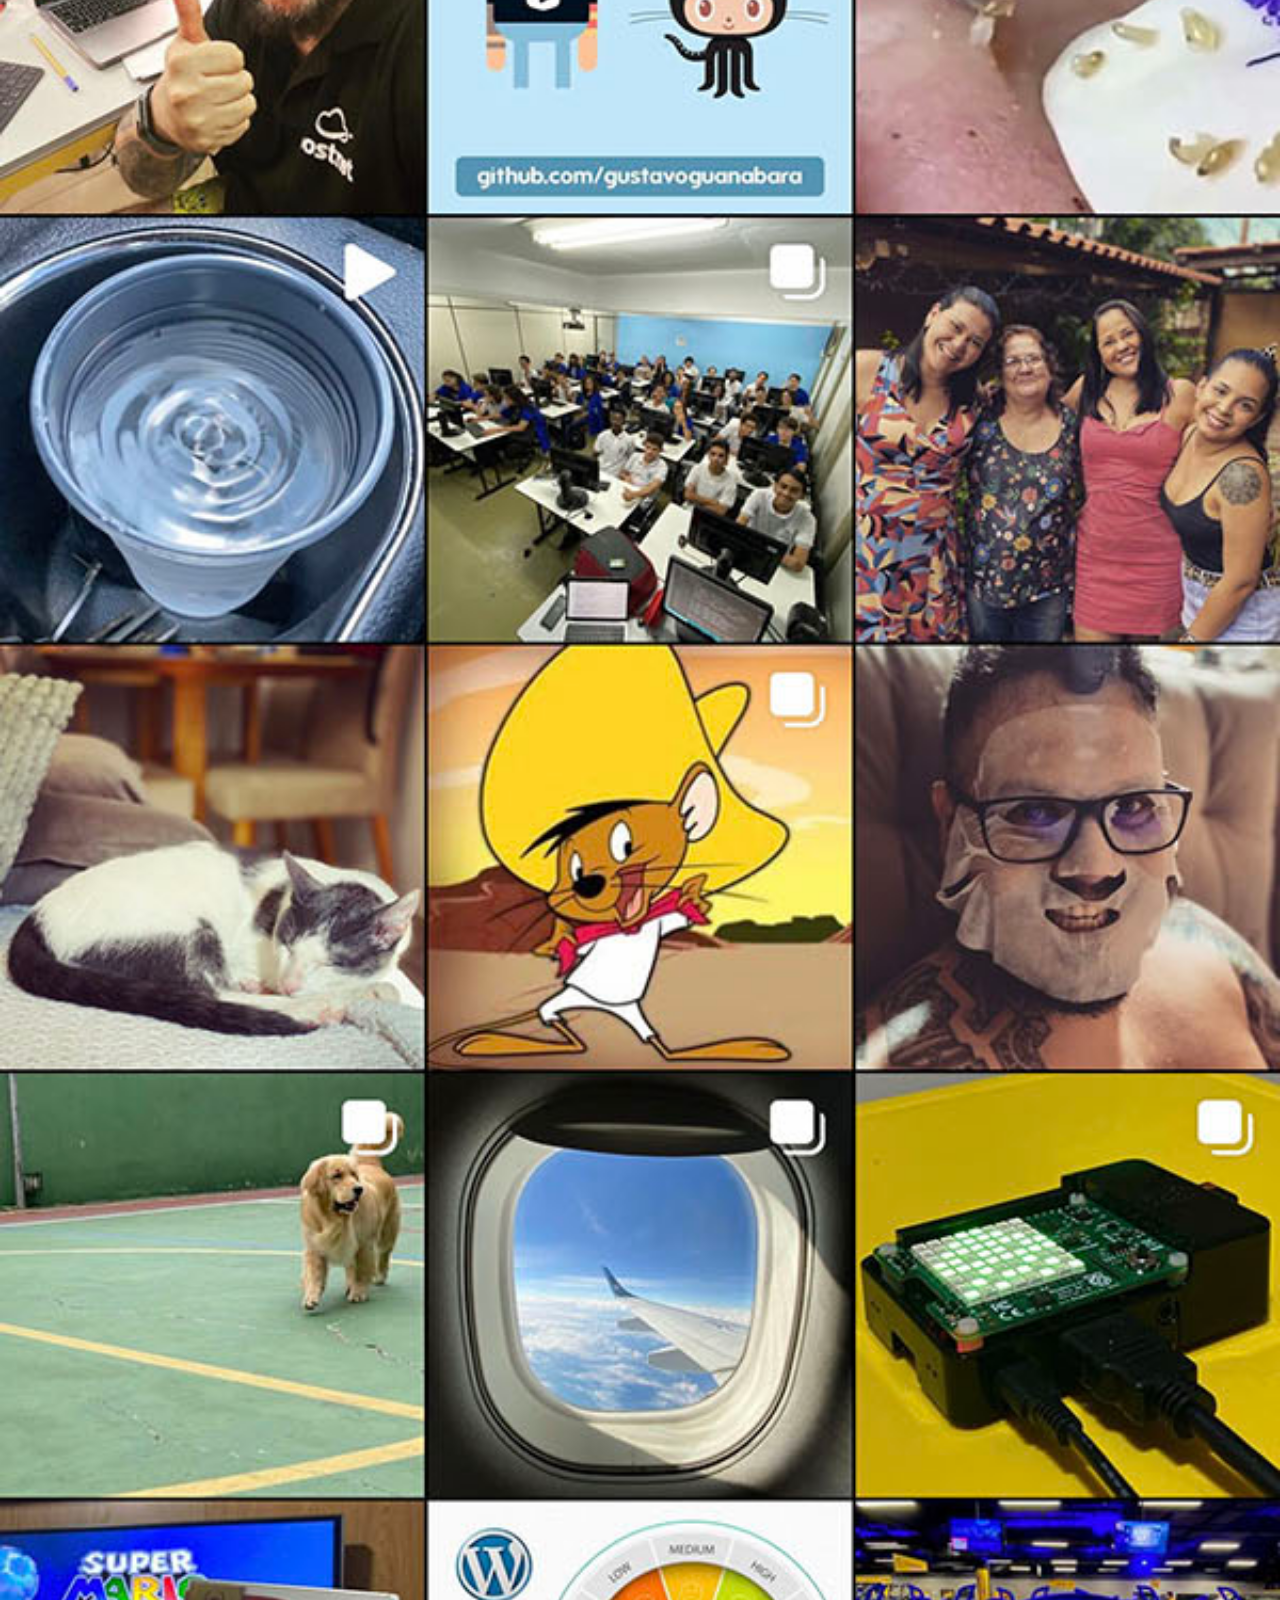
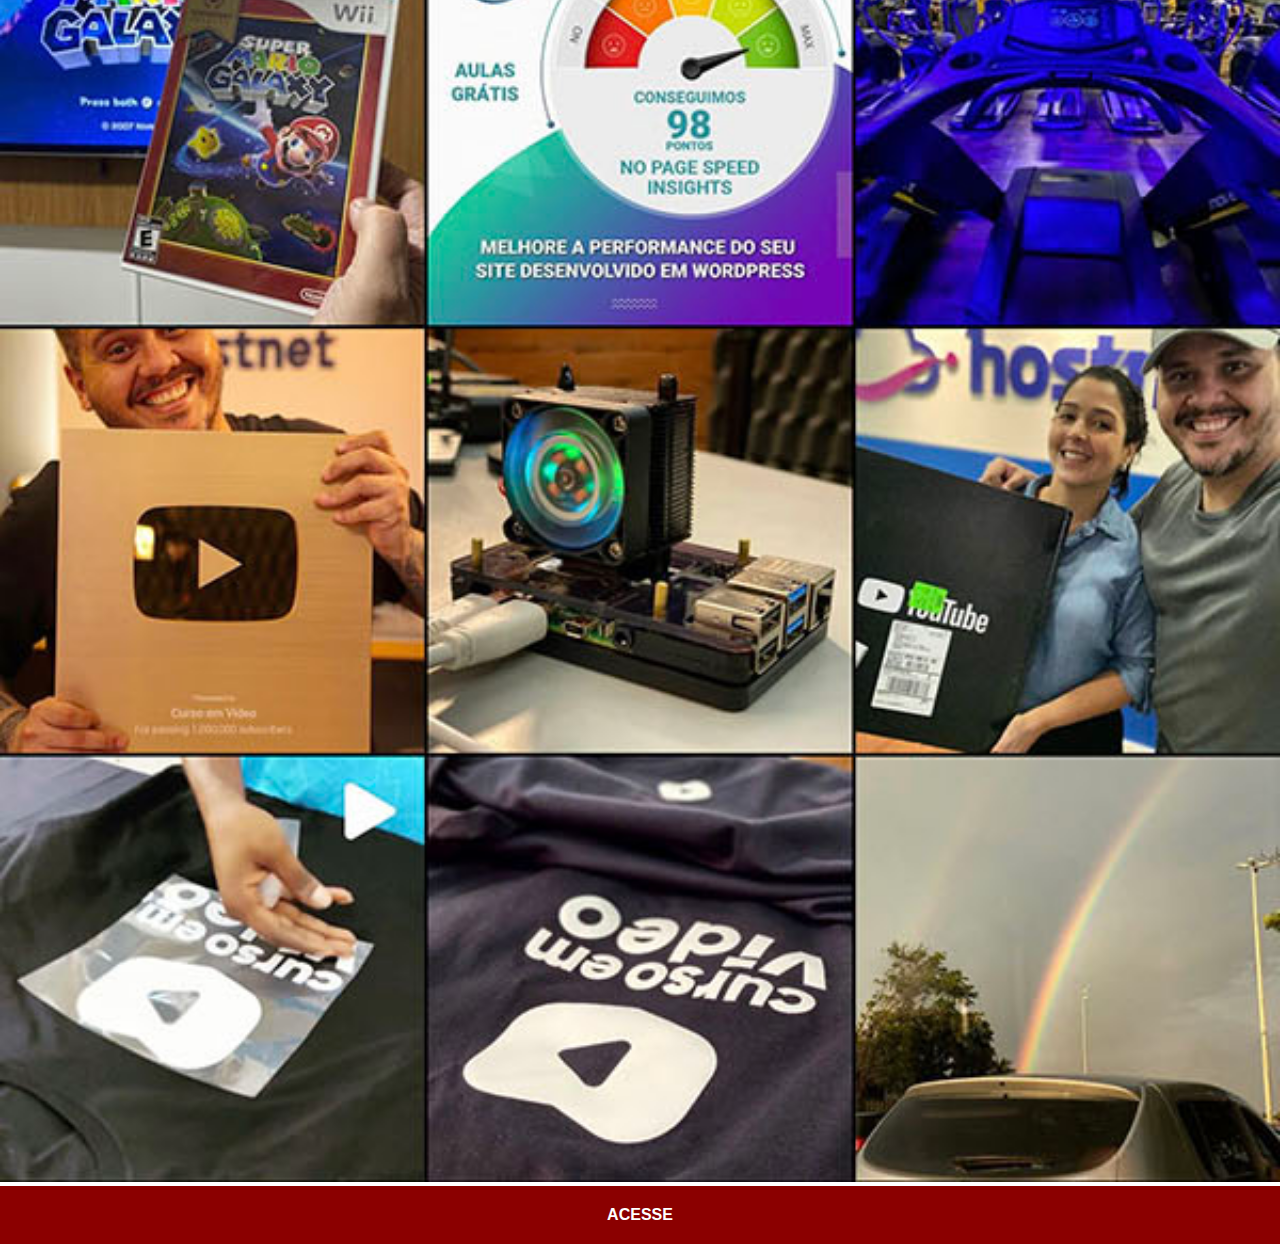
<file: instagram.html>
<!DOCTYPE html>
<html lang="pt-br">
<head>
    <meta charset="UTF-8">
    <meta http-equiv="X-UA-Compatible" content="IE=edge">
    <meta name="viewport" content="width=device-width, initial-scale=1.0">
    <title>Instagram</title>
    <link rel="stylesheet" href="estilos/social.css">
</head>
<body>
    <img src="pacote-d013/imagens/tela-instagram.jpg" alt="Instagram">
    <a href="https://www.instagram.com/cardosogab/" target="_blank">ACESSE</a>
</body>
</html>
</file>
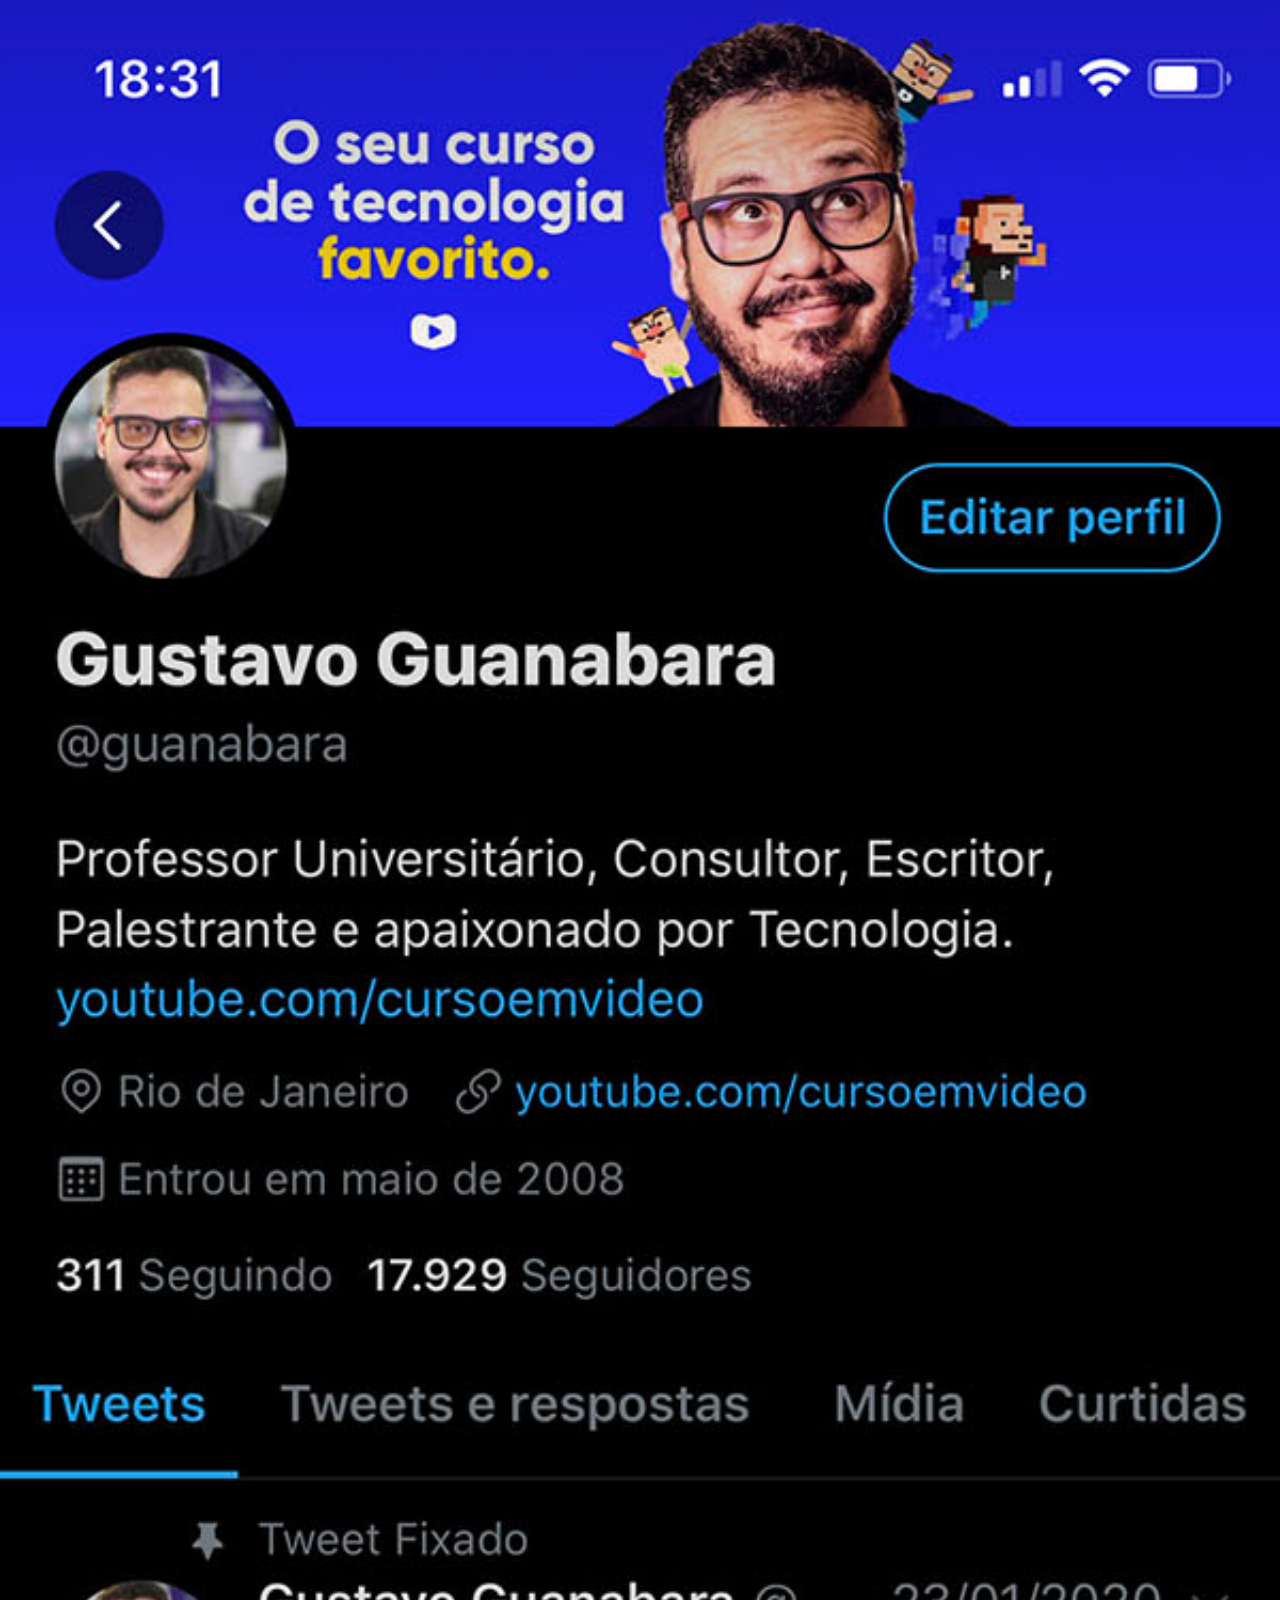
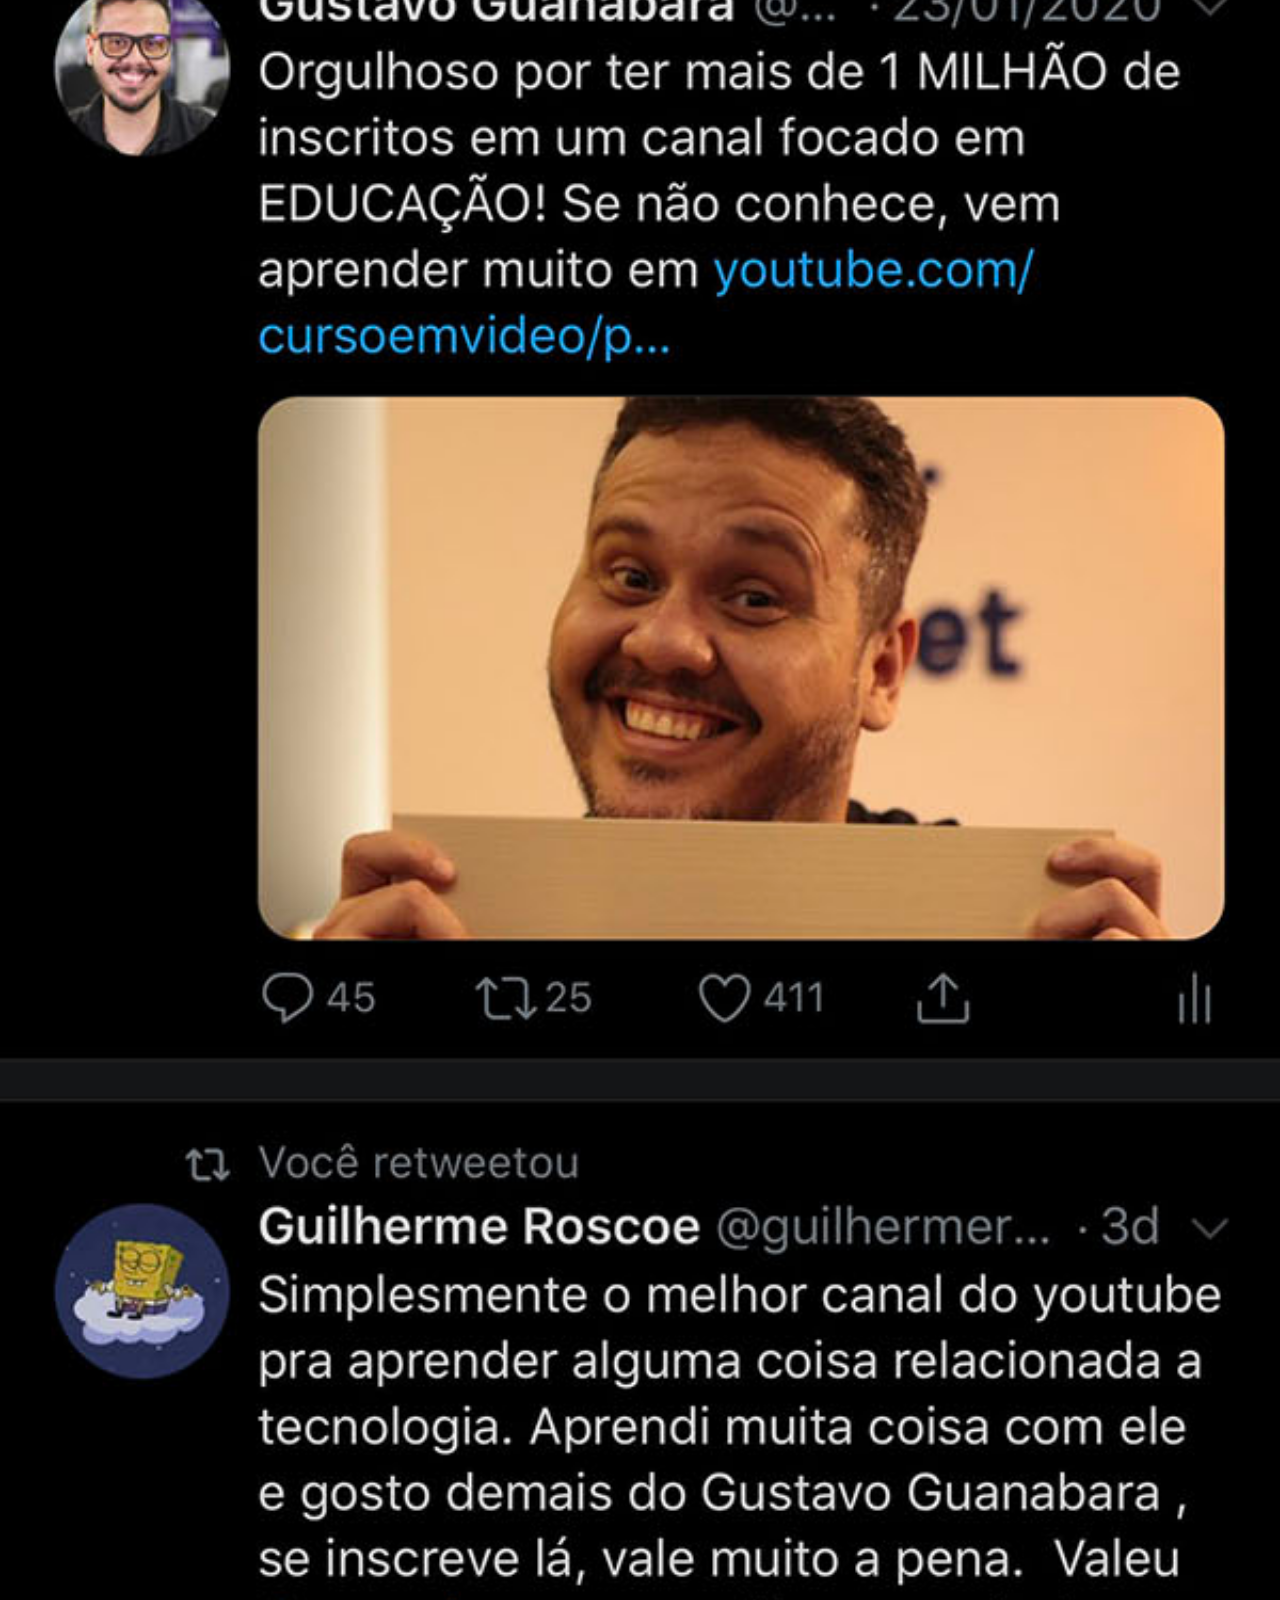
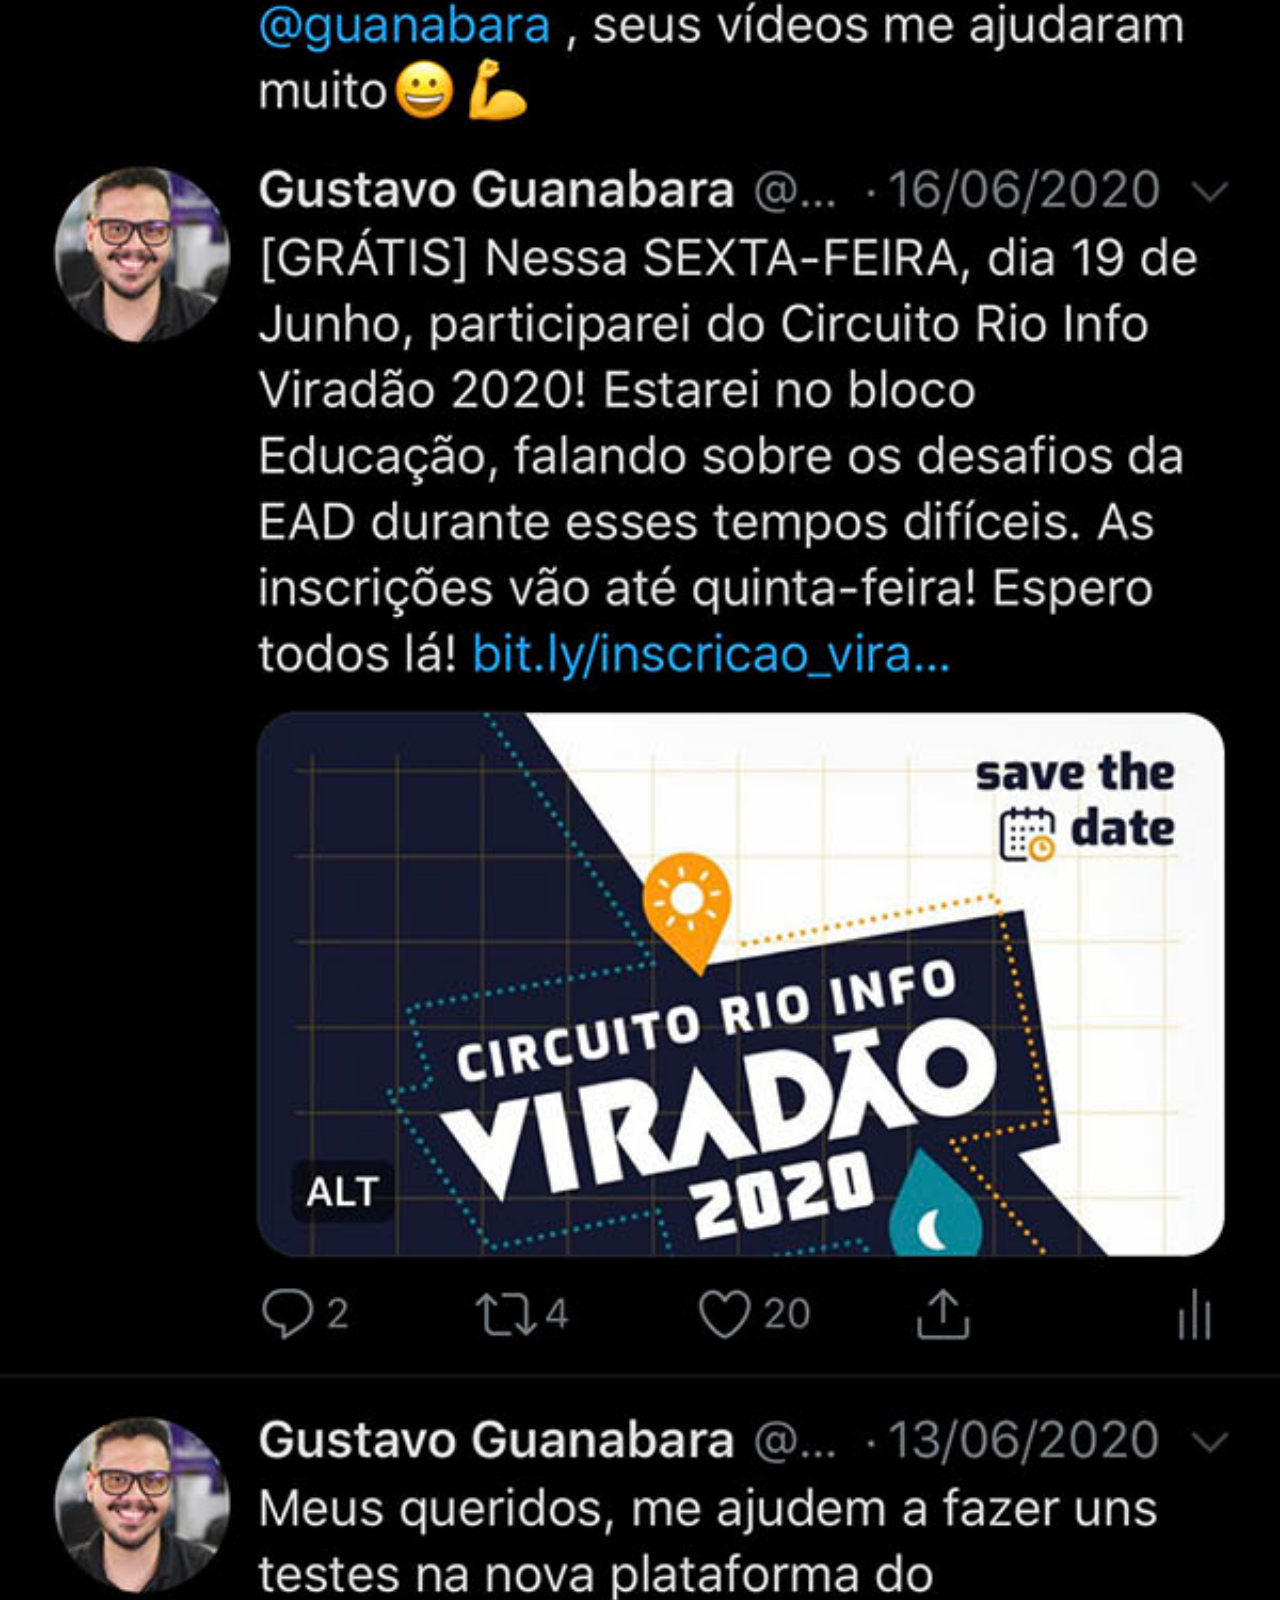
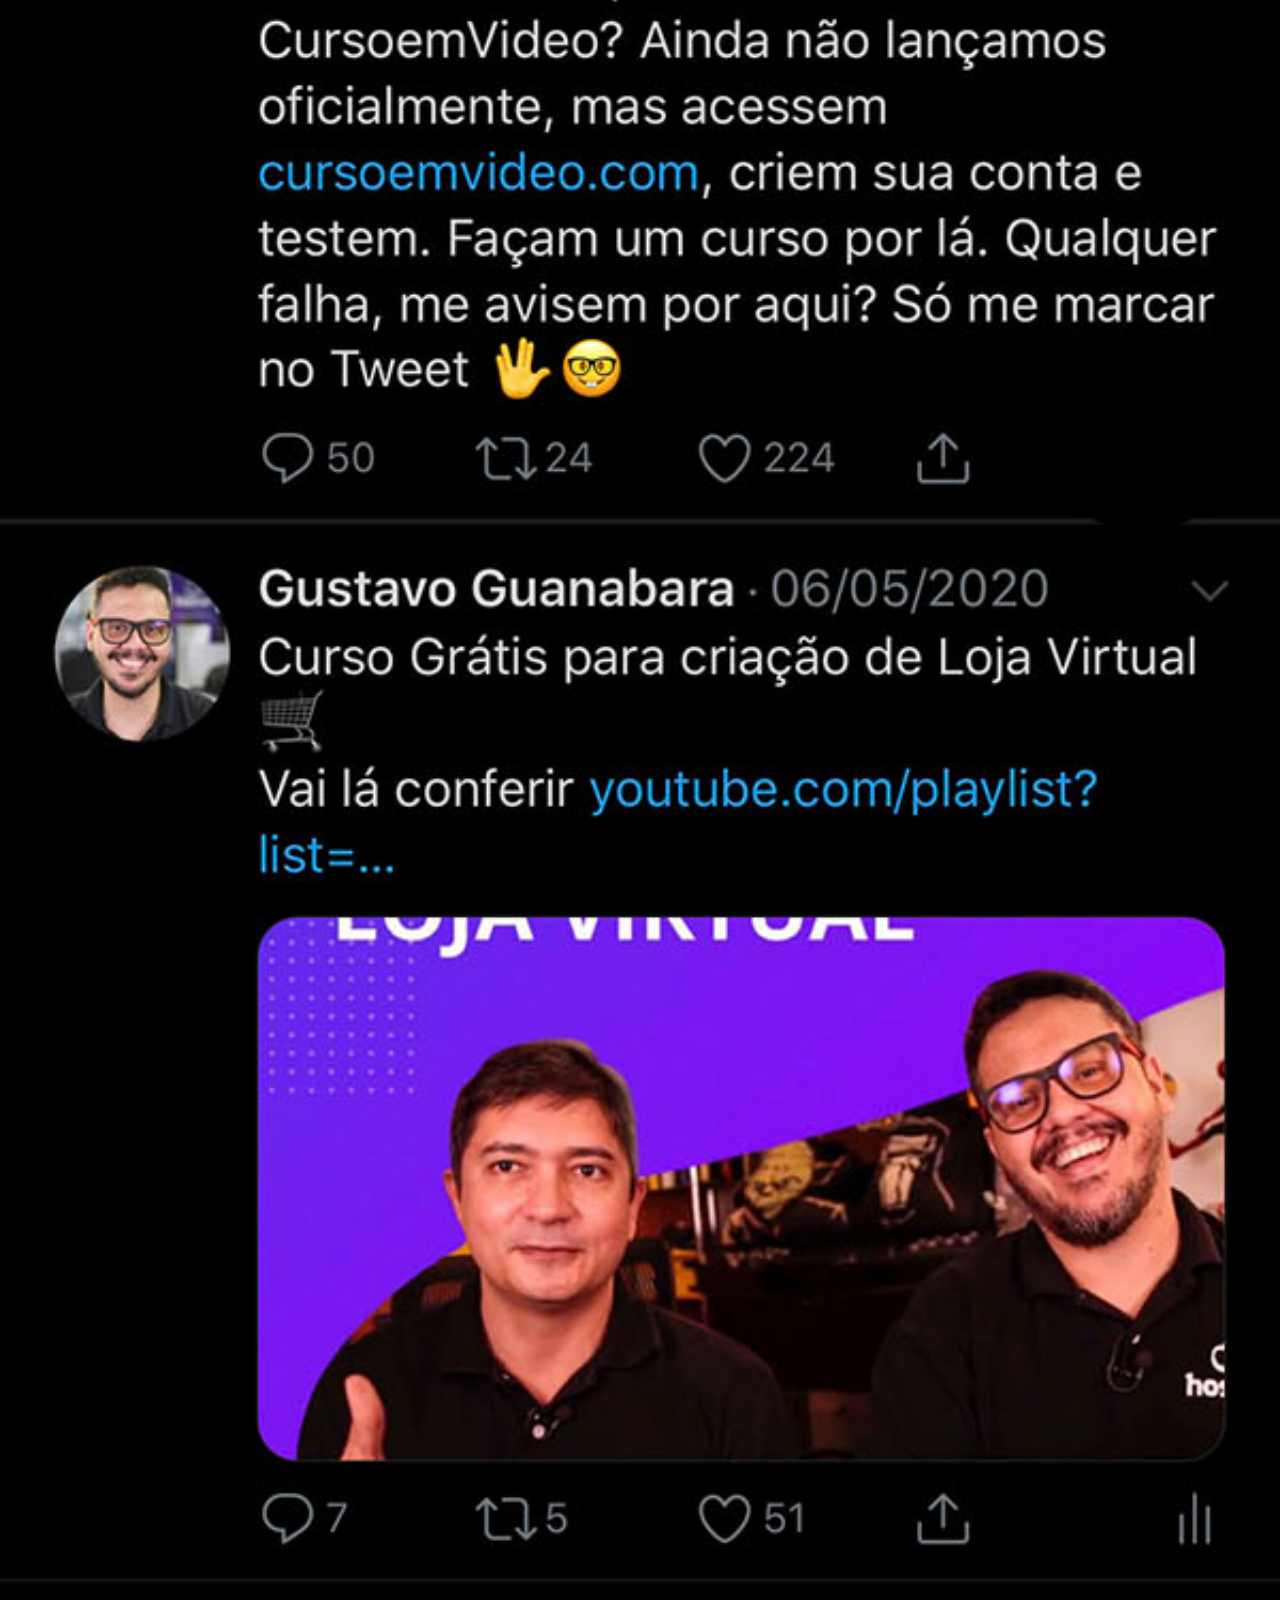
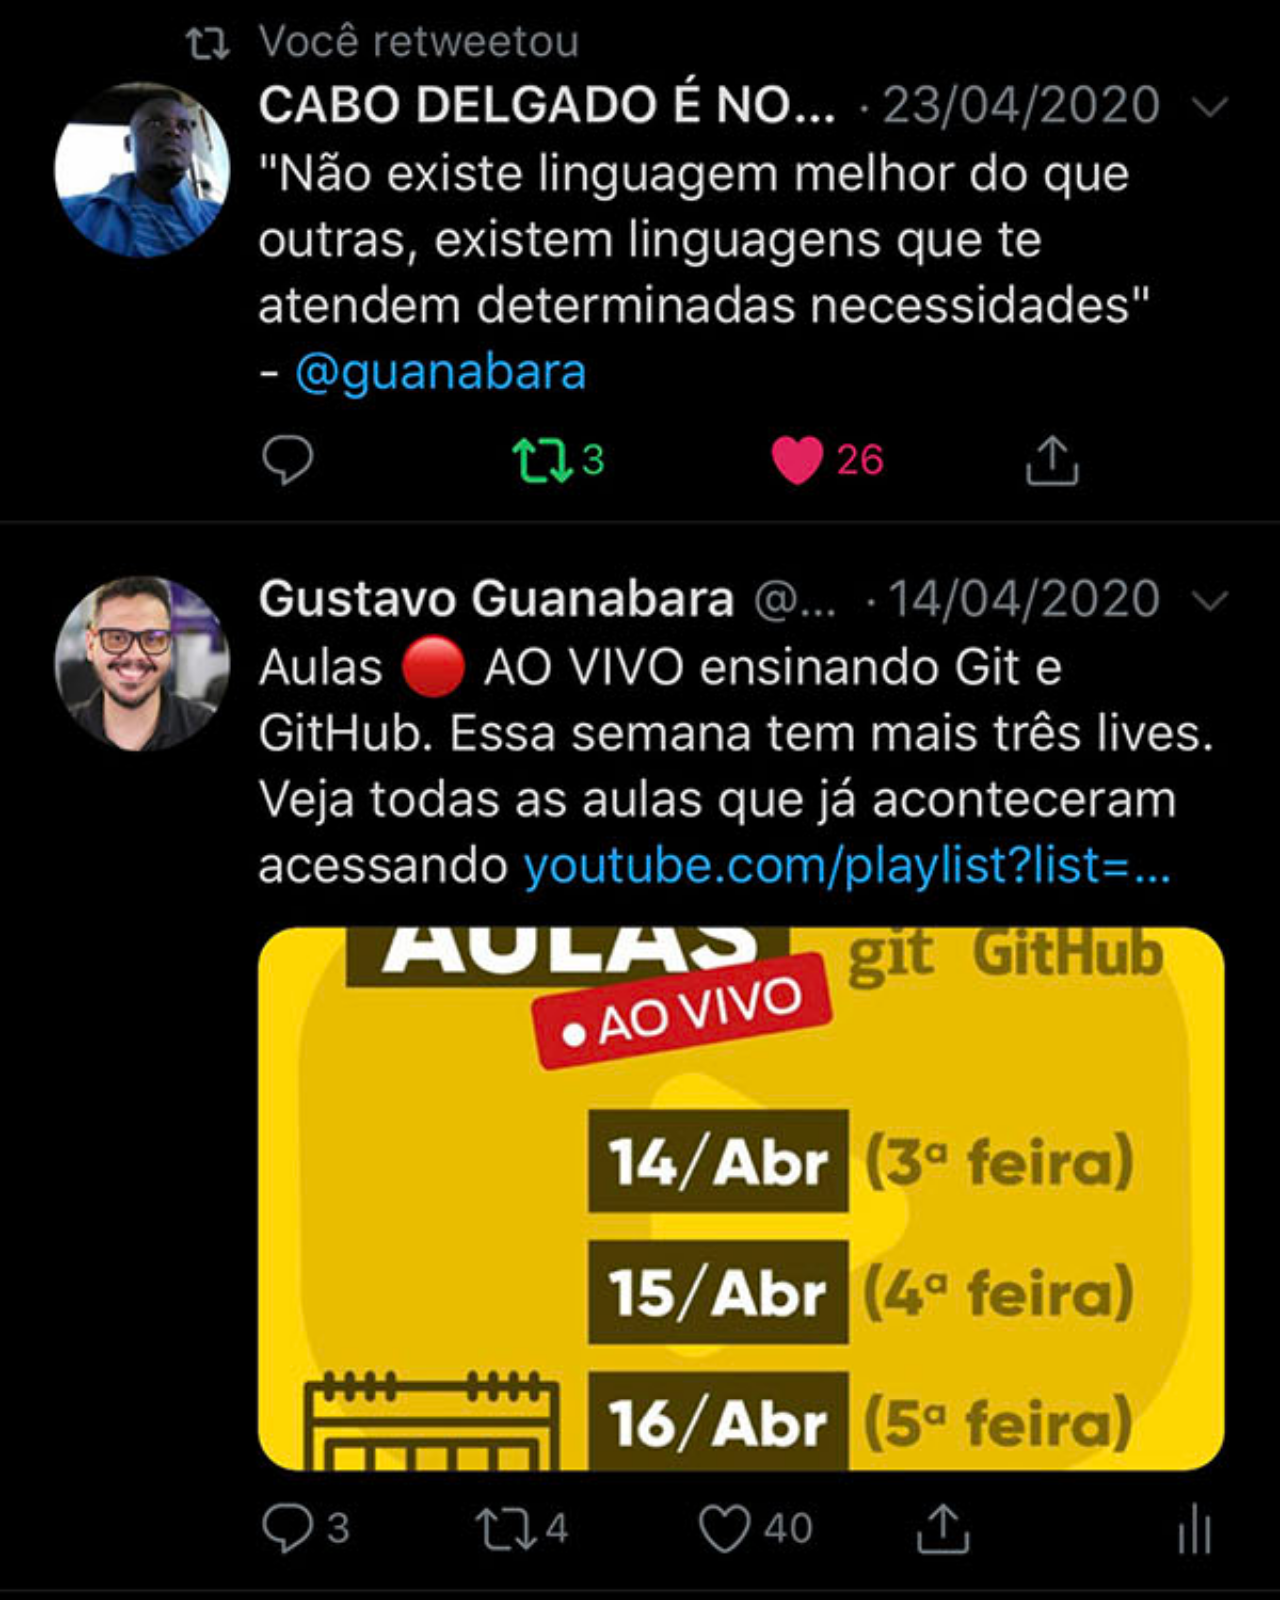
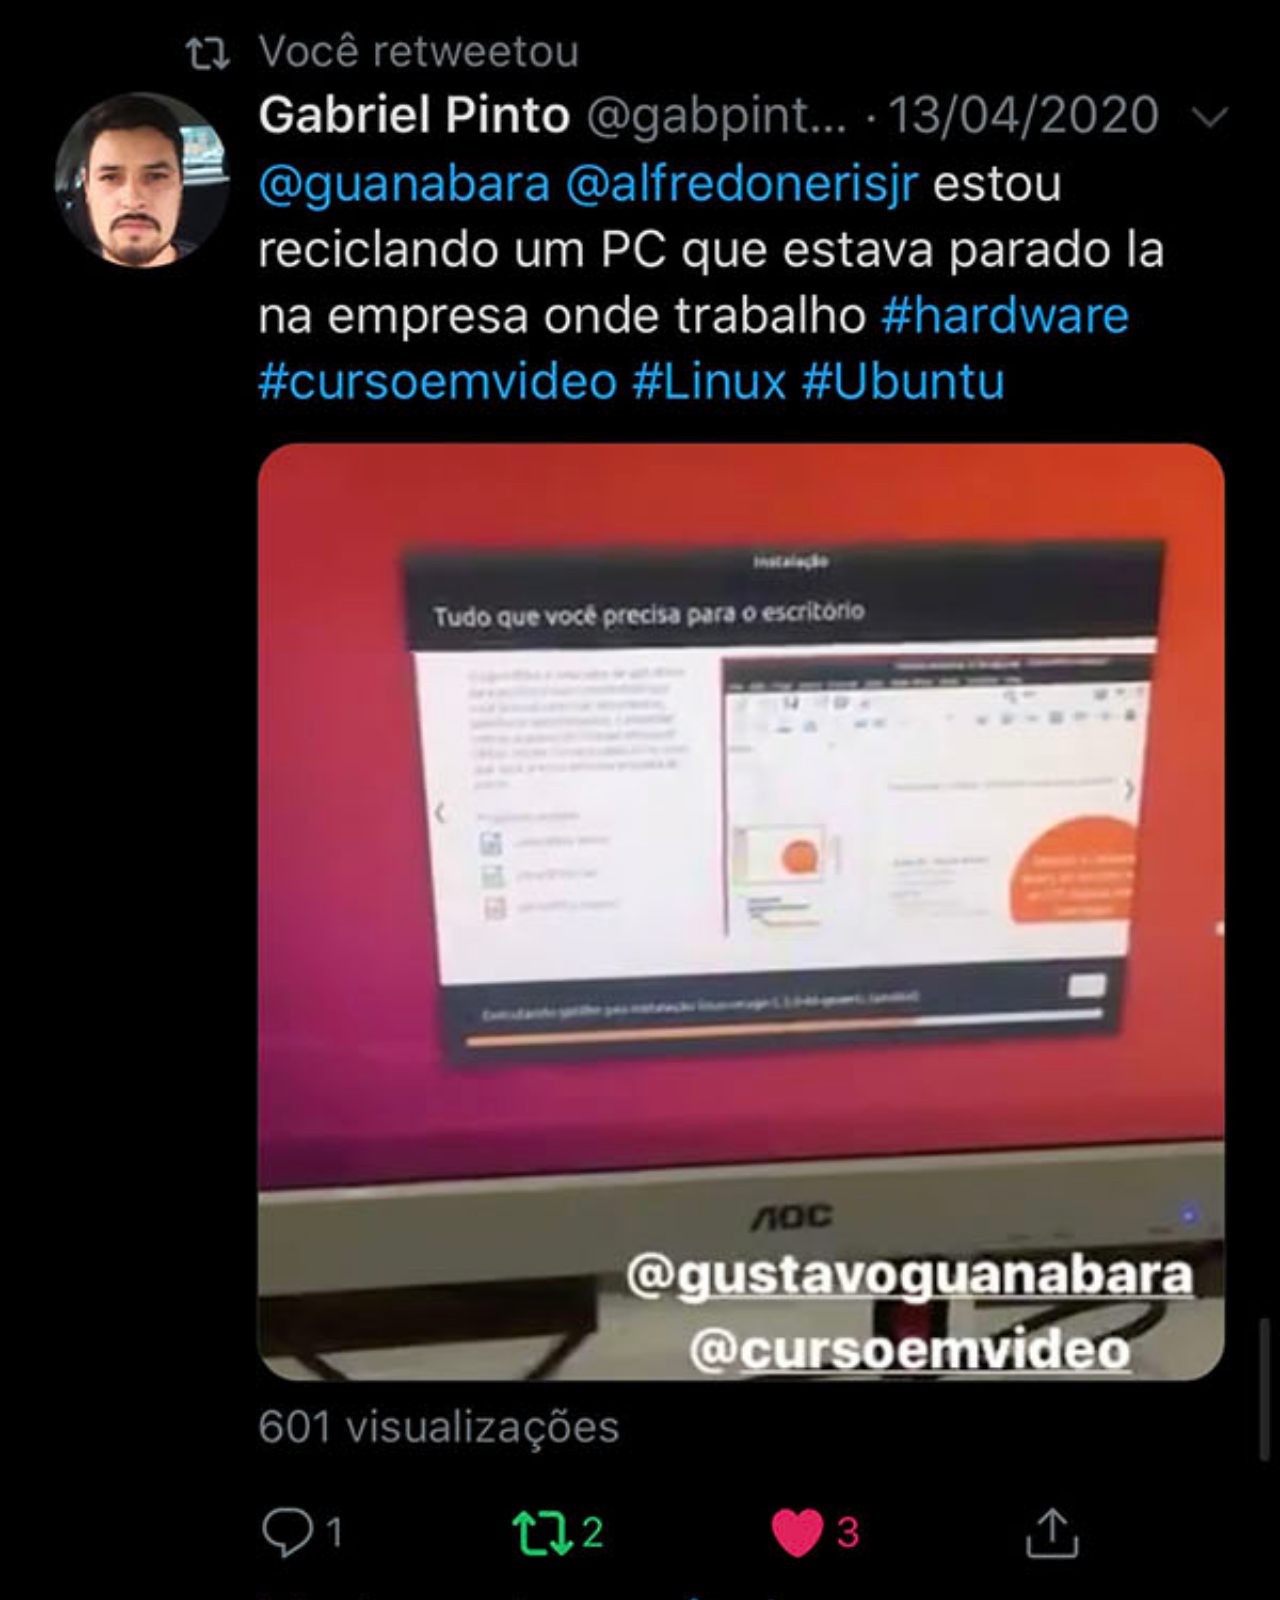
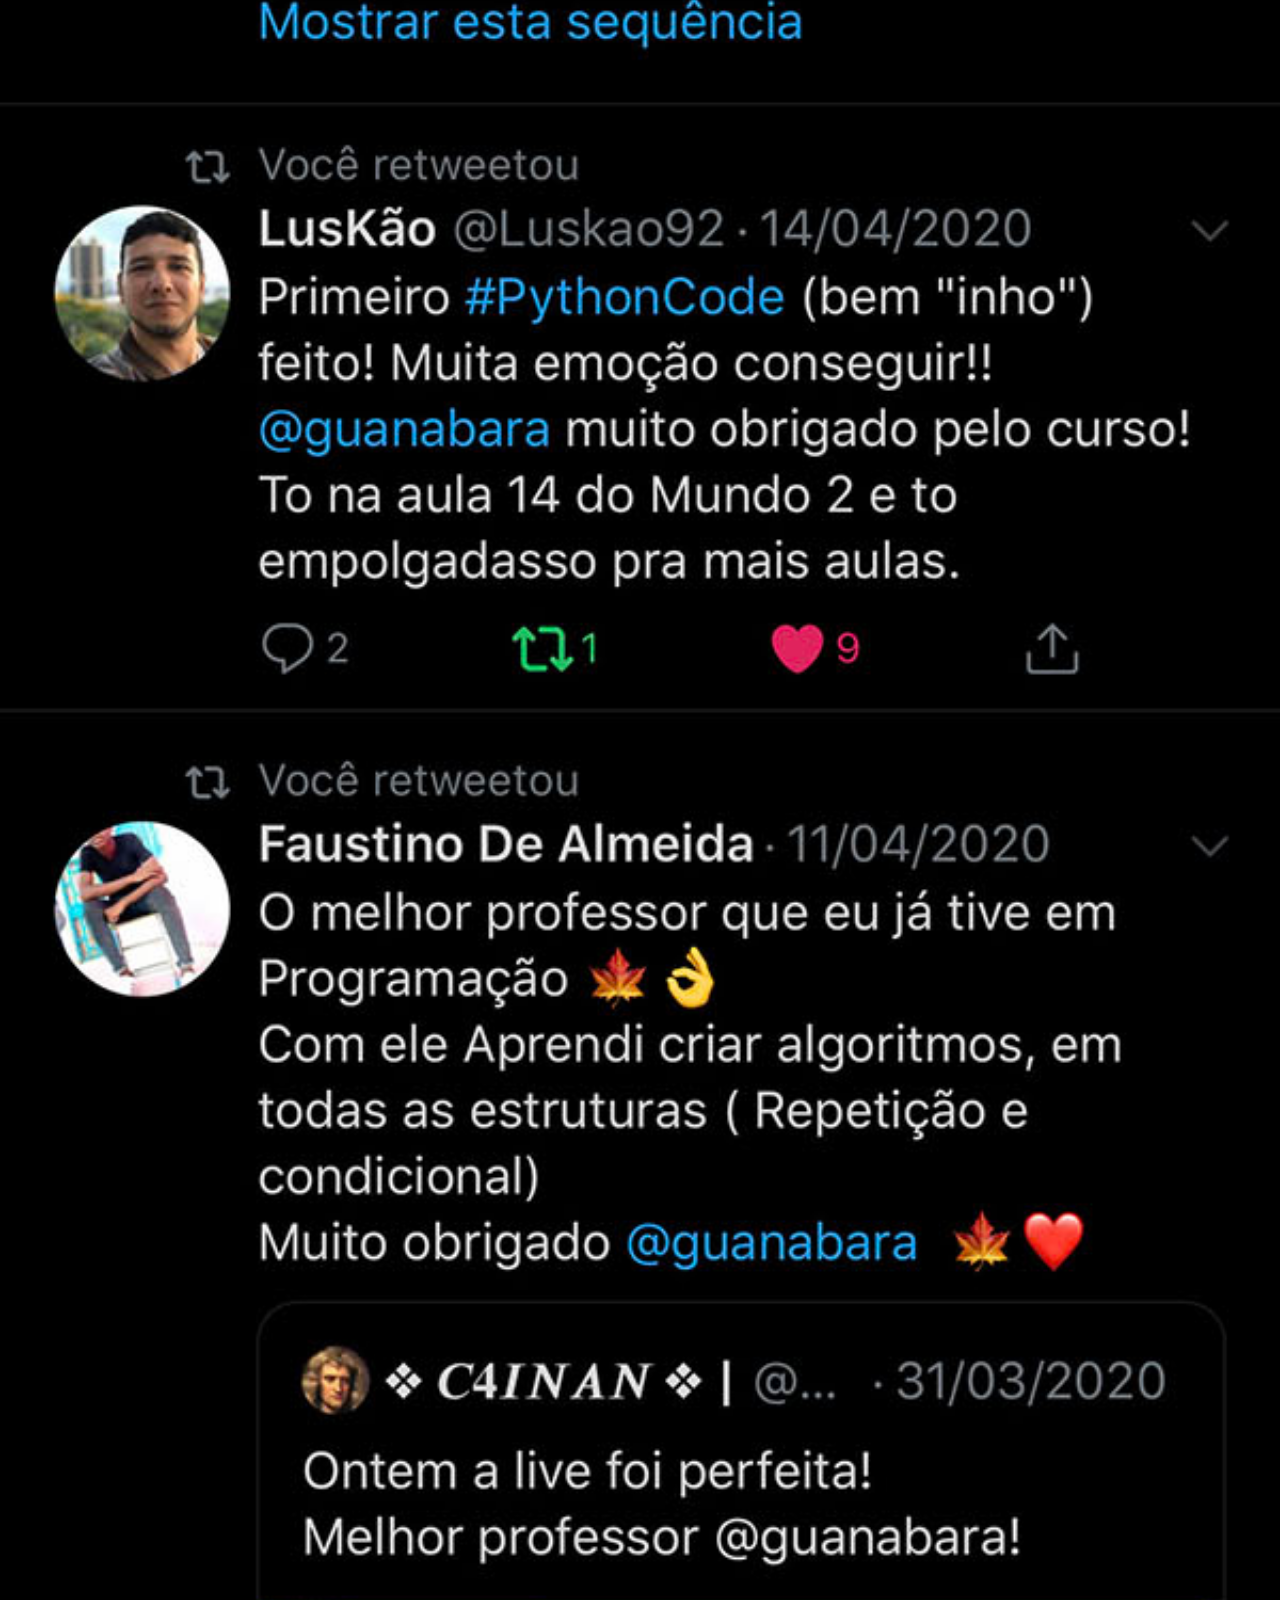
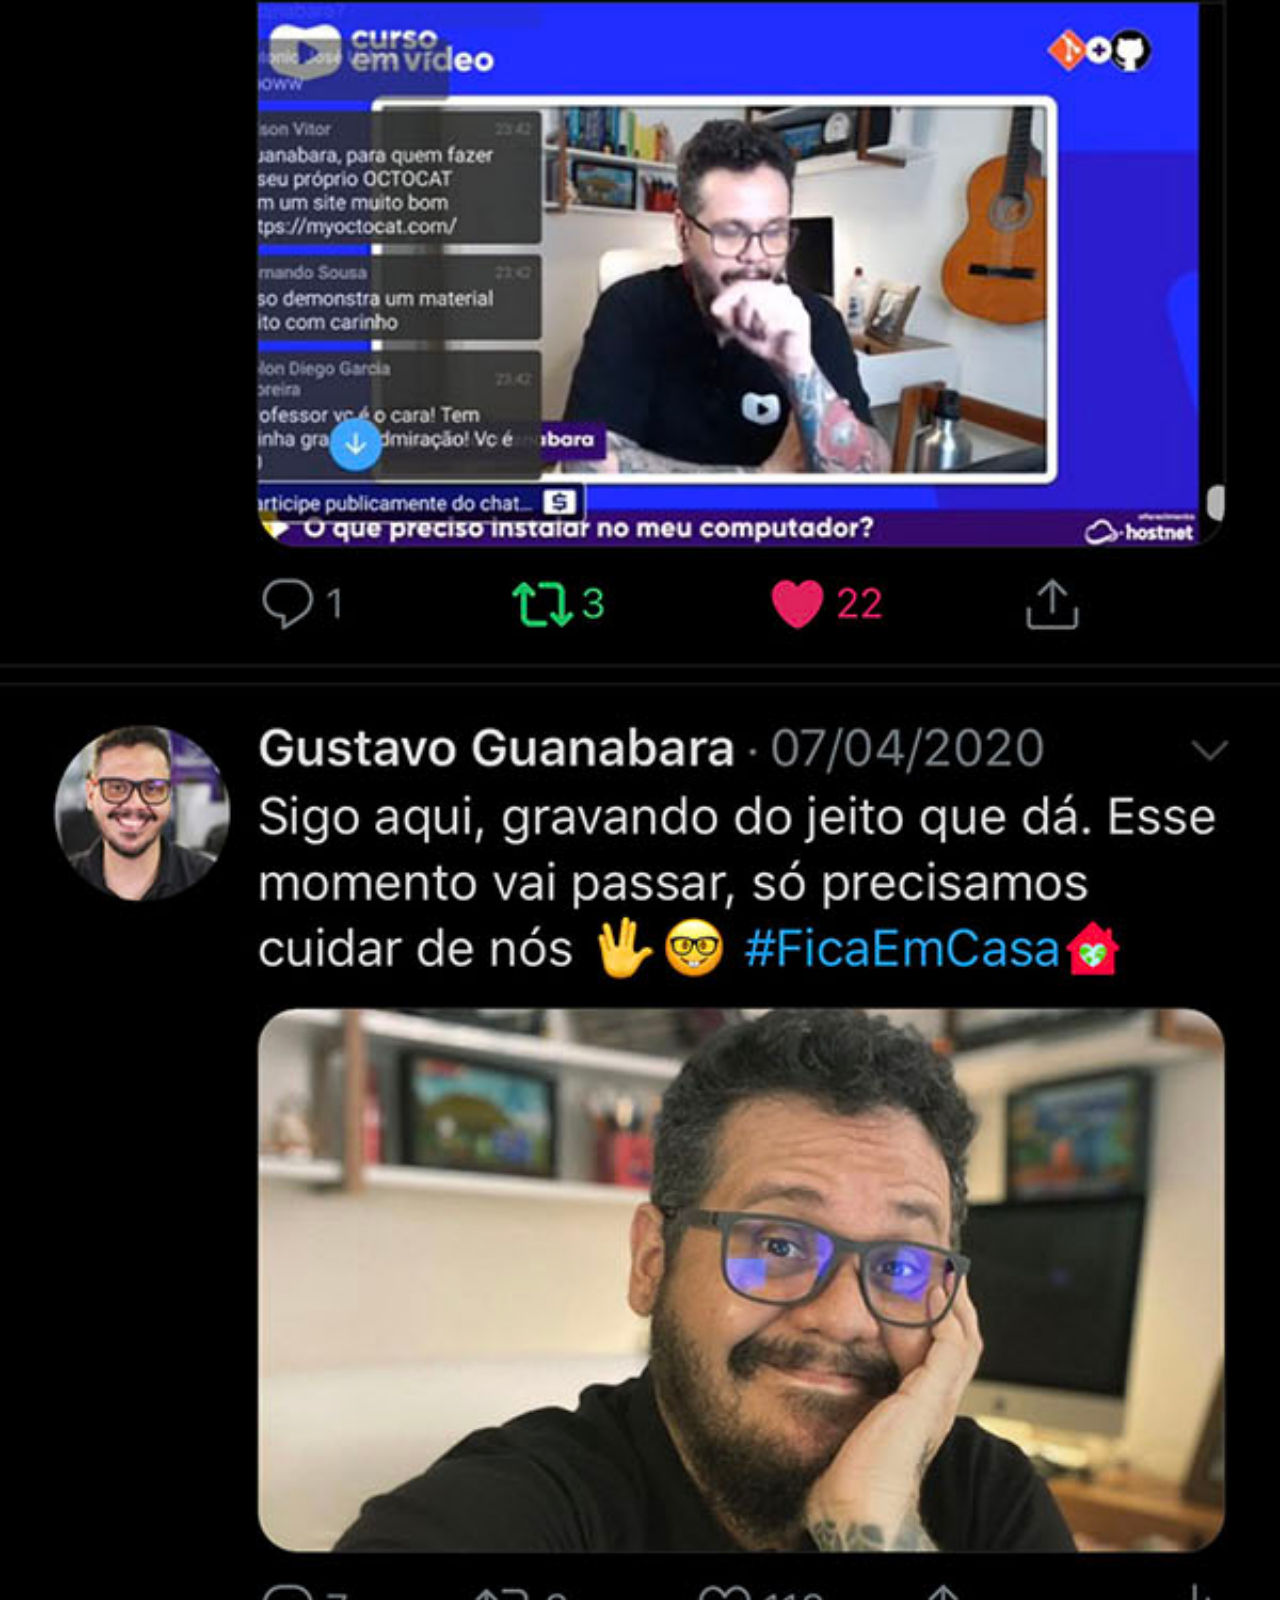
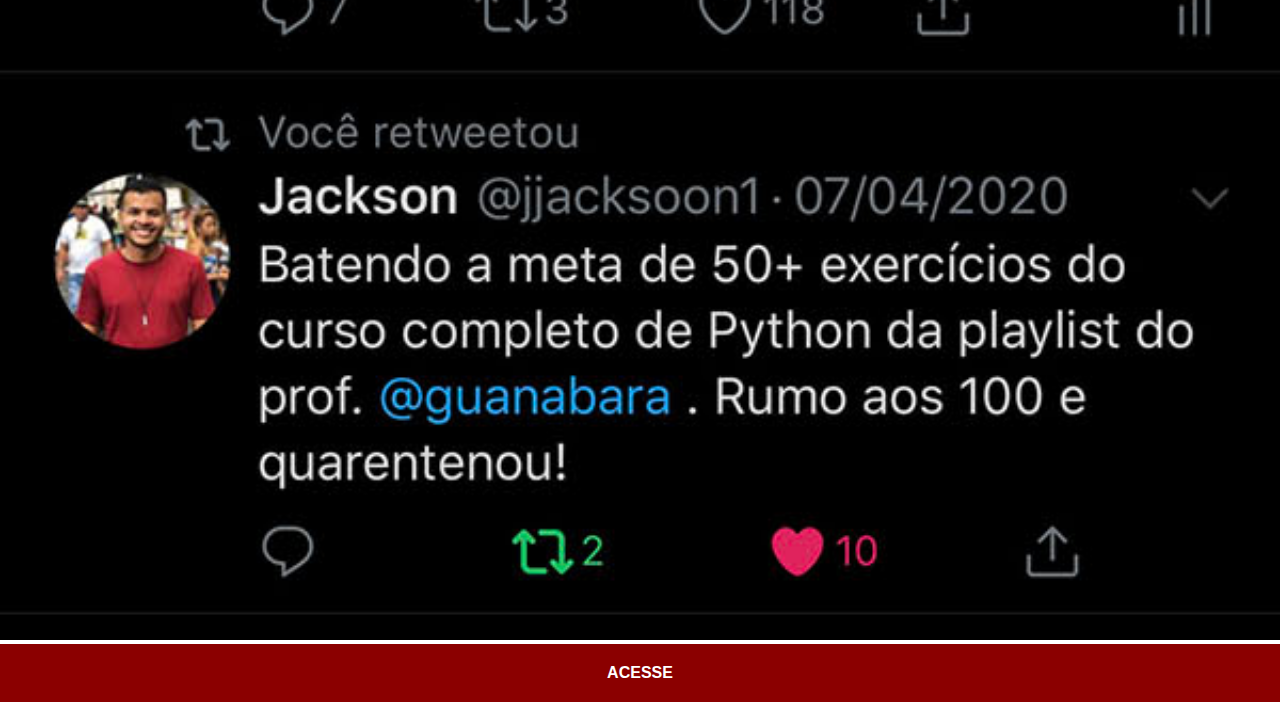
<file: twitter.html>
<!DOCTYPE html>
<html lang="pt-br">
<head>
    <meta charset="UTF-8">
    <meta http-equiv="X-UA-Compatible" content="IE=edge">
    <meta name="viewport" content="width=device-width, initial-scale=1.0">
    <title>Twitter</title>
    <link rel="stylesheet" href="estilos/social.css">
</head>
<body>
    <img src="pacote-d013/imagens/tela-twitter.jpg" alt="Twitter">
    <a href="https://twitter.com/GabeRCardoso" target="_blank">ACESSE</a>
</body>
</html>
</file>
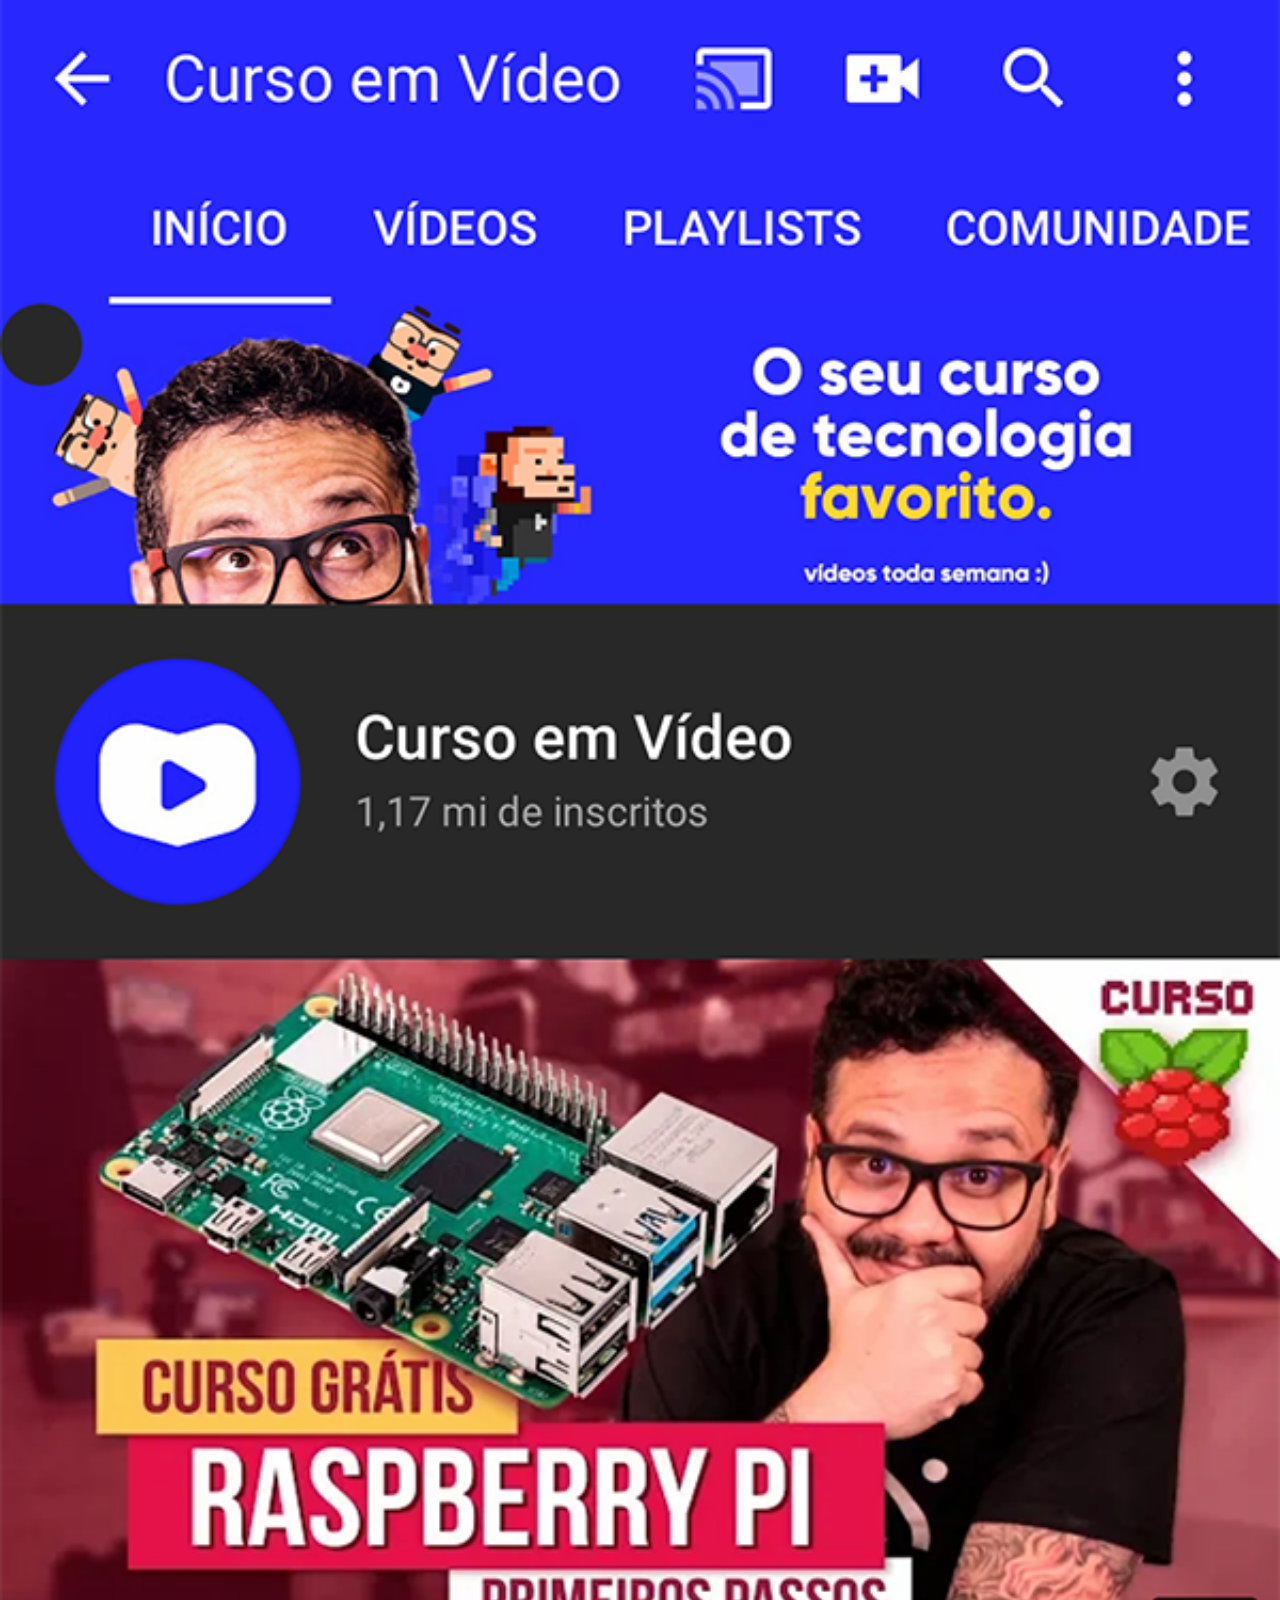
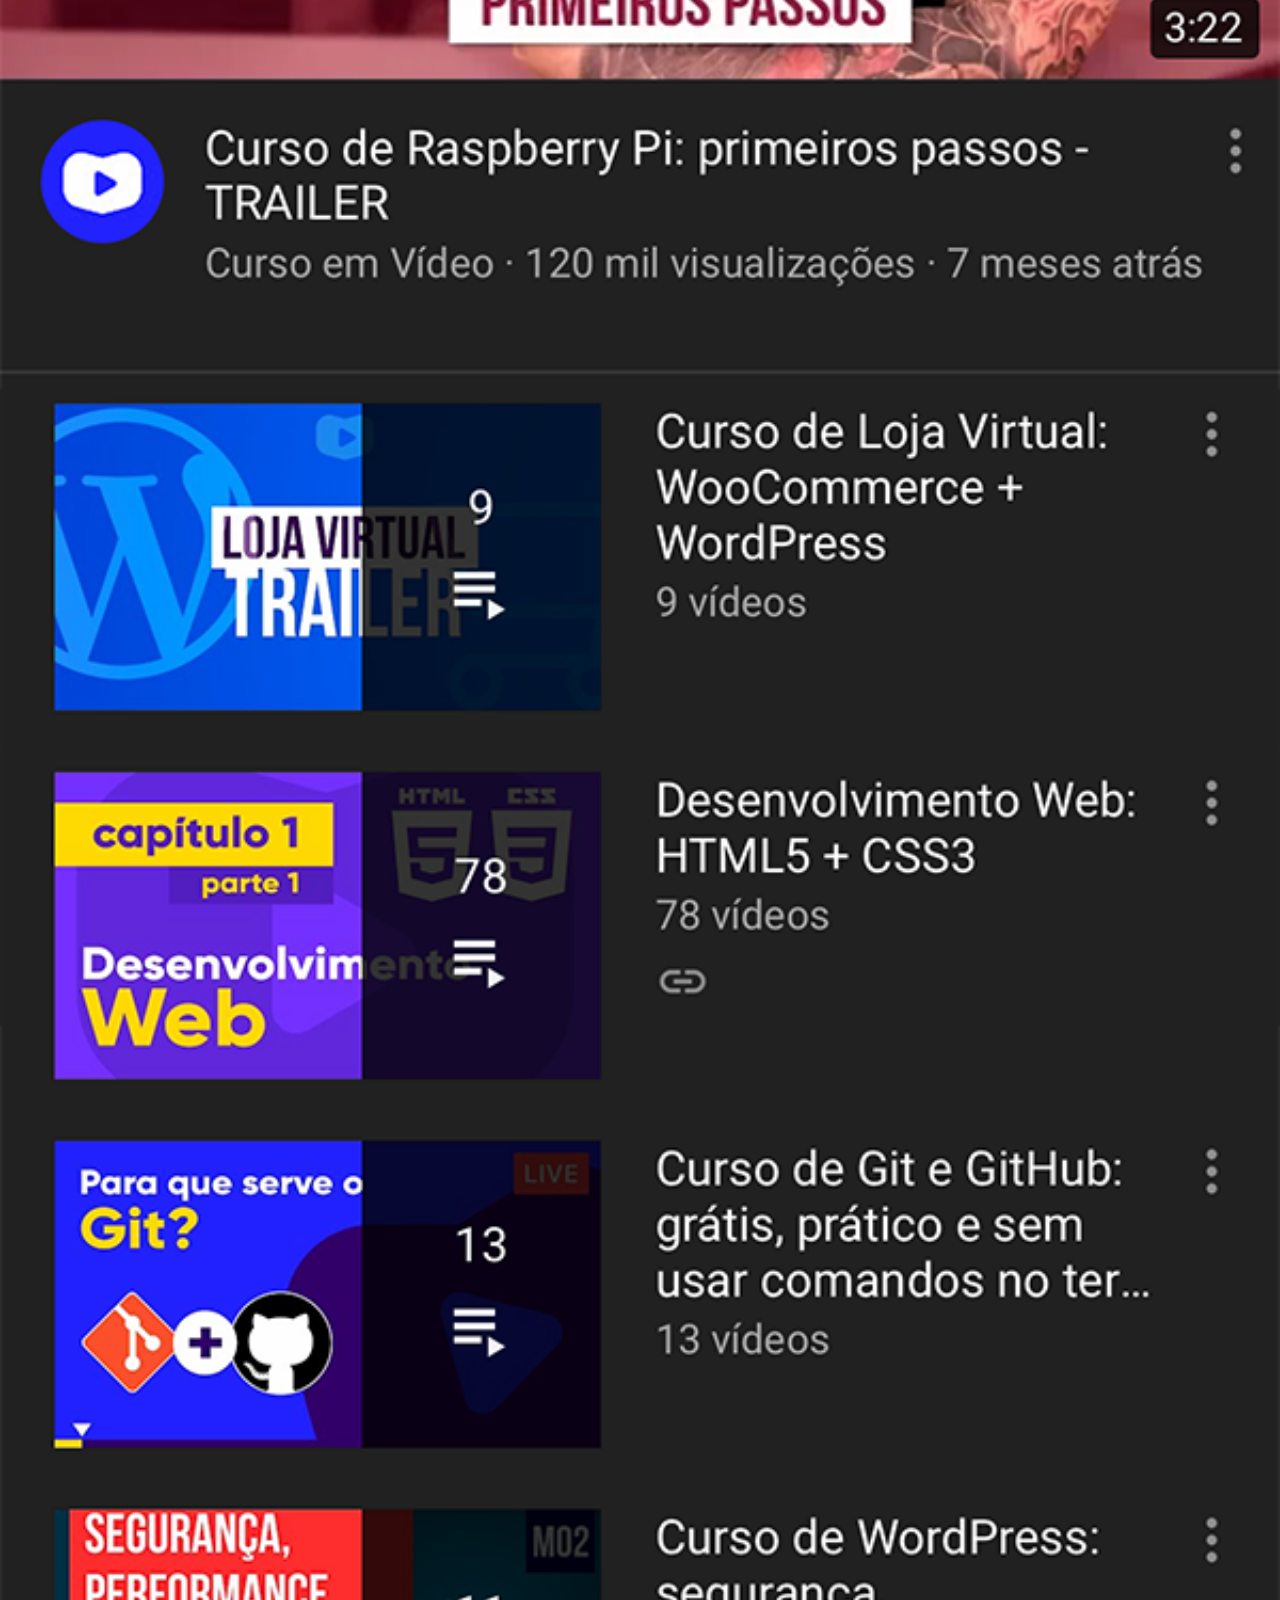
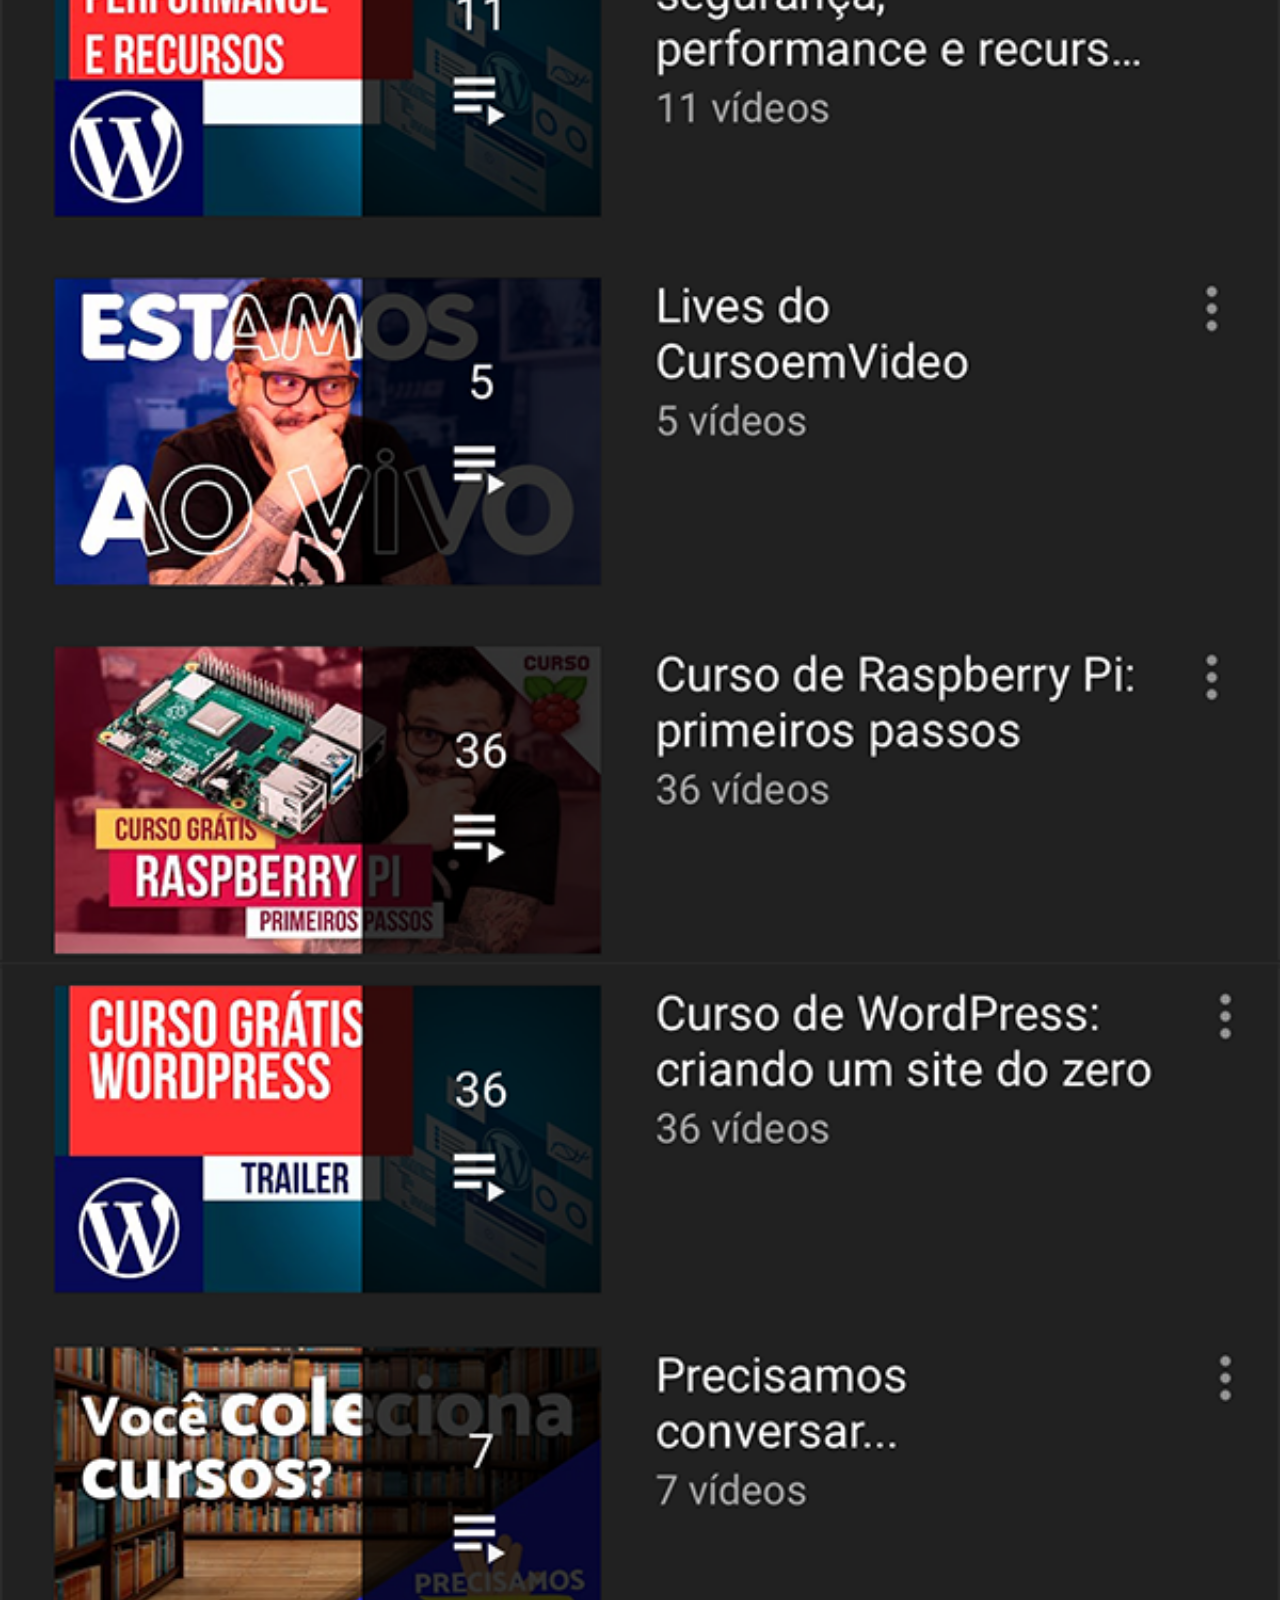
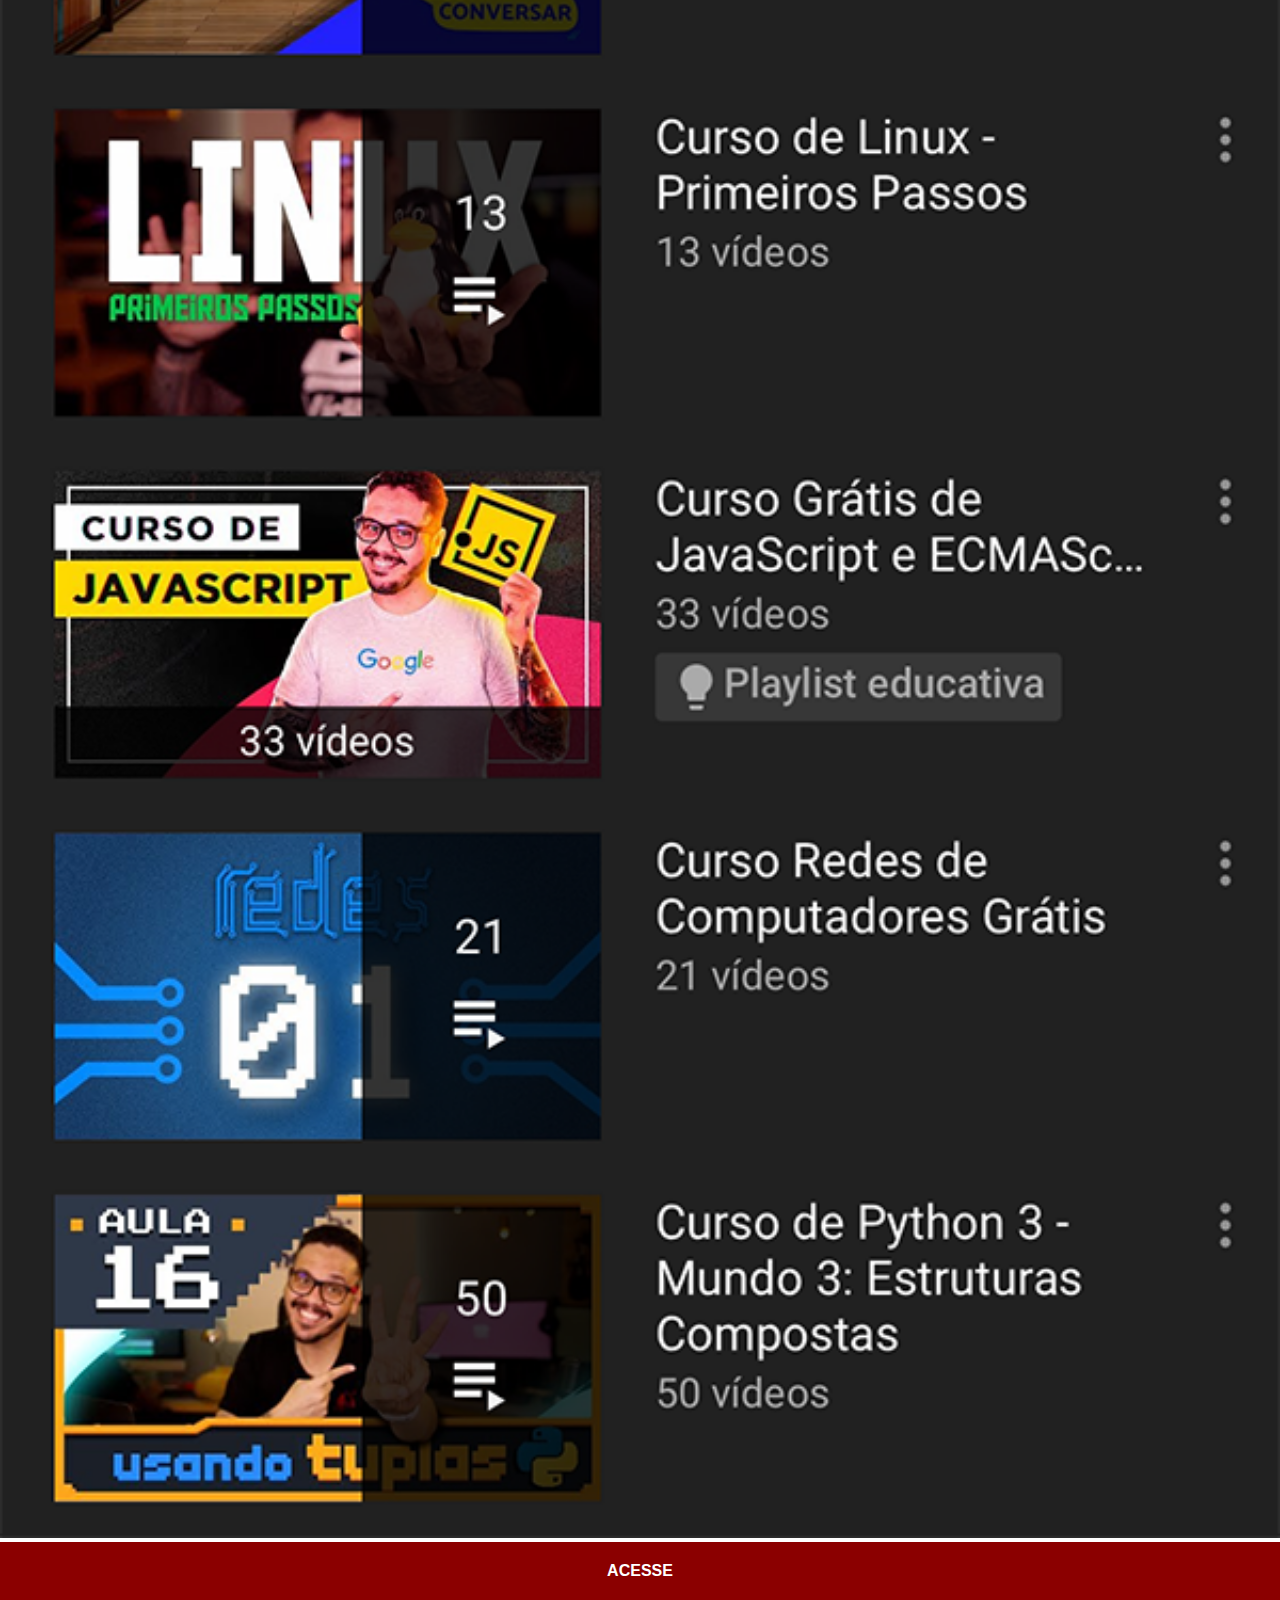
<file: youtube.html>
<!DOCTYPE html>
<html lang="pt-br">
<head>
    <meta charset="UTF-8">
    <meta http-equiv="X-UA-Compatible" content="IE=edge">
    <meta name="viewport" content="width=device-width, initial-scale=1.0">
    <title>Youtube</title>
    <link rel="stylesheet" href="estilos/social.css">
</head>
<body>
    <img src="pacote-d013/imagens/tela-youtube.png" alt="Youtube">
    <a href="https://www.youtube.com/@CursoemVideo" target="_blank">ACESSE</a>
</body>
</html>
</file>
<file: estilos/style.css>
@charset "UTF-8";

* {
    margin: 0px;
    padding: 0px;
    font-family: Arial, Helvetica, sans-serif;
}

html,body {
    height: 100vh;
    width: 100vw;
    background-color: black;
}

body {
    background: url('../pacote-d013/imagens/fundo-madeira.jpg') no-repeat top center;
    background-size: cover;
    background-attachment: fixed;
}

main {
    position: relative;
    height: 100vh;
}

section#telefone {
    position: absolute;
    top: 50%;
    left: 50%;
    transform: translate(-50%, -50%);

    height: 627px;
    width: 311px;
    background: url('../pacote-d013/imagens/frame-iphone.png') no-repeat;
}

iframe#tela {
    position: relative;
    top: 80px;
    left: 22px;
    width: 267px;
    height: 471px;
}

section#redes-sociais {
    text-align: right;
}

section#redes-sociais img {
    width: 50px;
    margin: 10px;
    border-radius: 50%;
    box-shadow: 2px 2px 5px rgba(0, 0, 0, 0.400);
    box-sizing: border-box; /*faz a bordar não mexer o objeto*/
}

section#redes-sociais img:hover {
    border: 2px solid rgba(255, 255, 255, 0.623);
    transform: translate(-3px, -3px);
    box-shadow: 5px 5px 10px rgba(0, 0, 0, 0.63);
    transition: transform .5s, border .8s;
}
</file>
<file: estilos/social.css>
@charset "UTF-8";

* {
    margin: 0px;
    padding: 0px;
    font-family: Arial, Helvetica, sans-serif;
}

::-webkit-scrollbar {
    width: 0px;
    height: 0px;
}

img {
    width: 100vw;

}

a {
    display: block;
    background-color: darkred;
    padding: 20px;
    text-align: center;
    font-weight: bolder;
    text-decoration: none;
    color: white;
}

a:hover {
    background-color: red;
}
</file>
